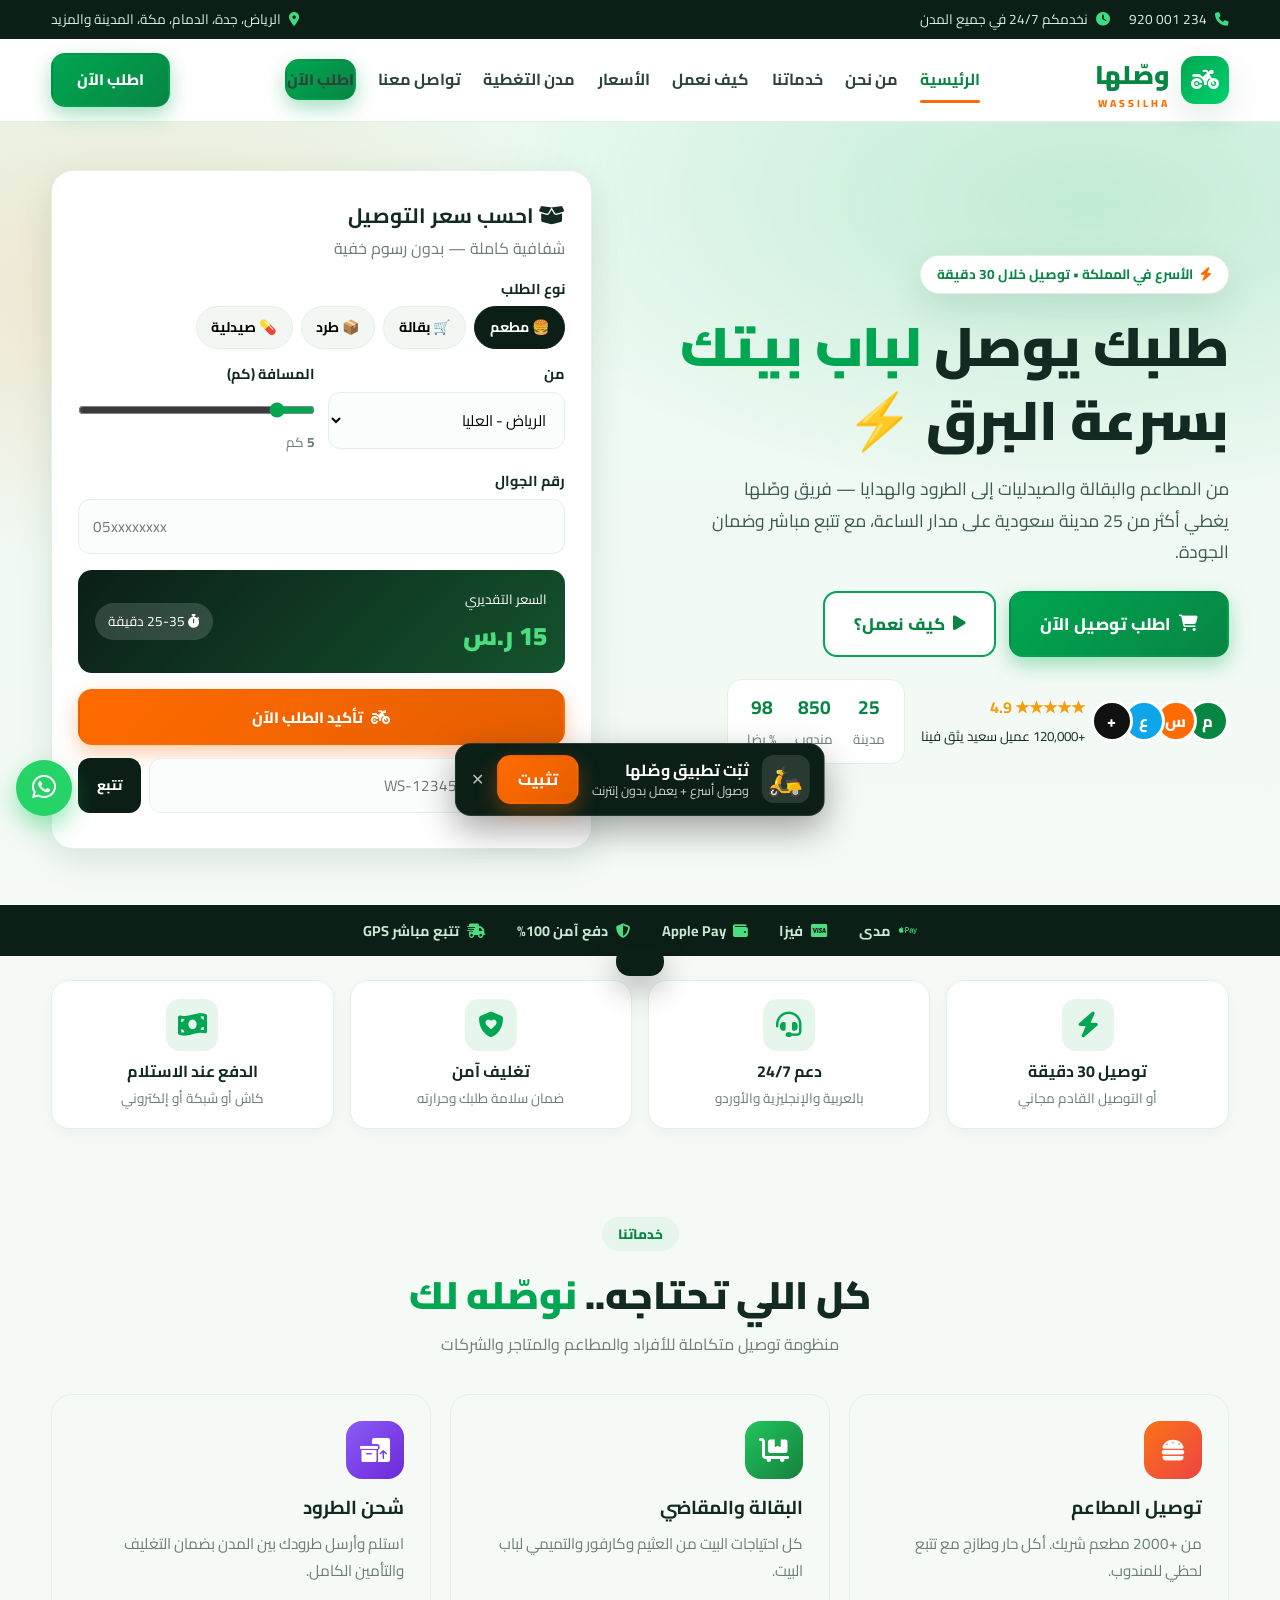
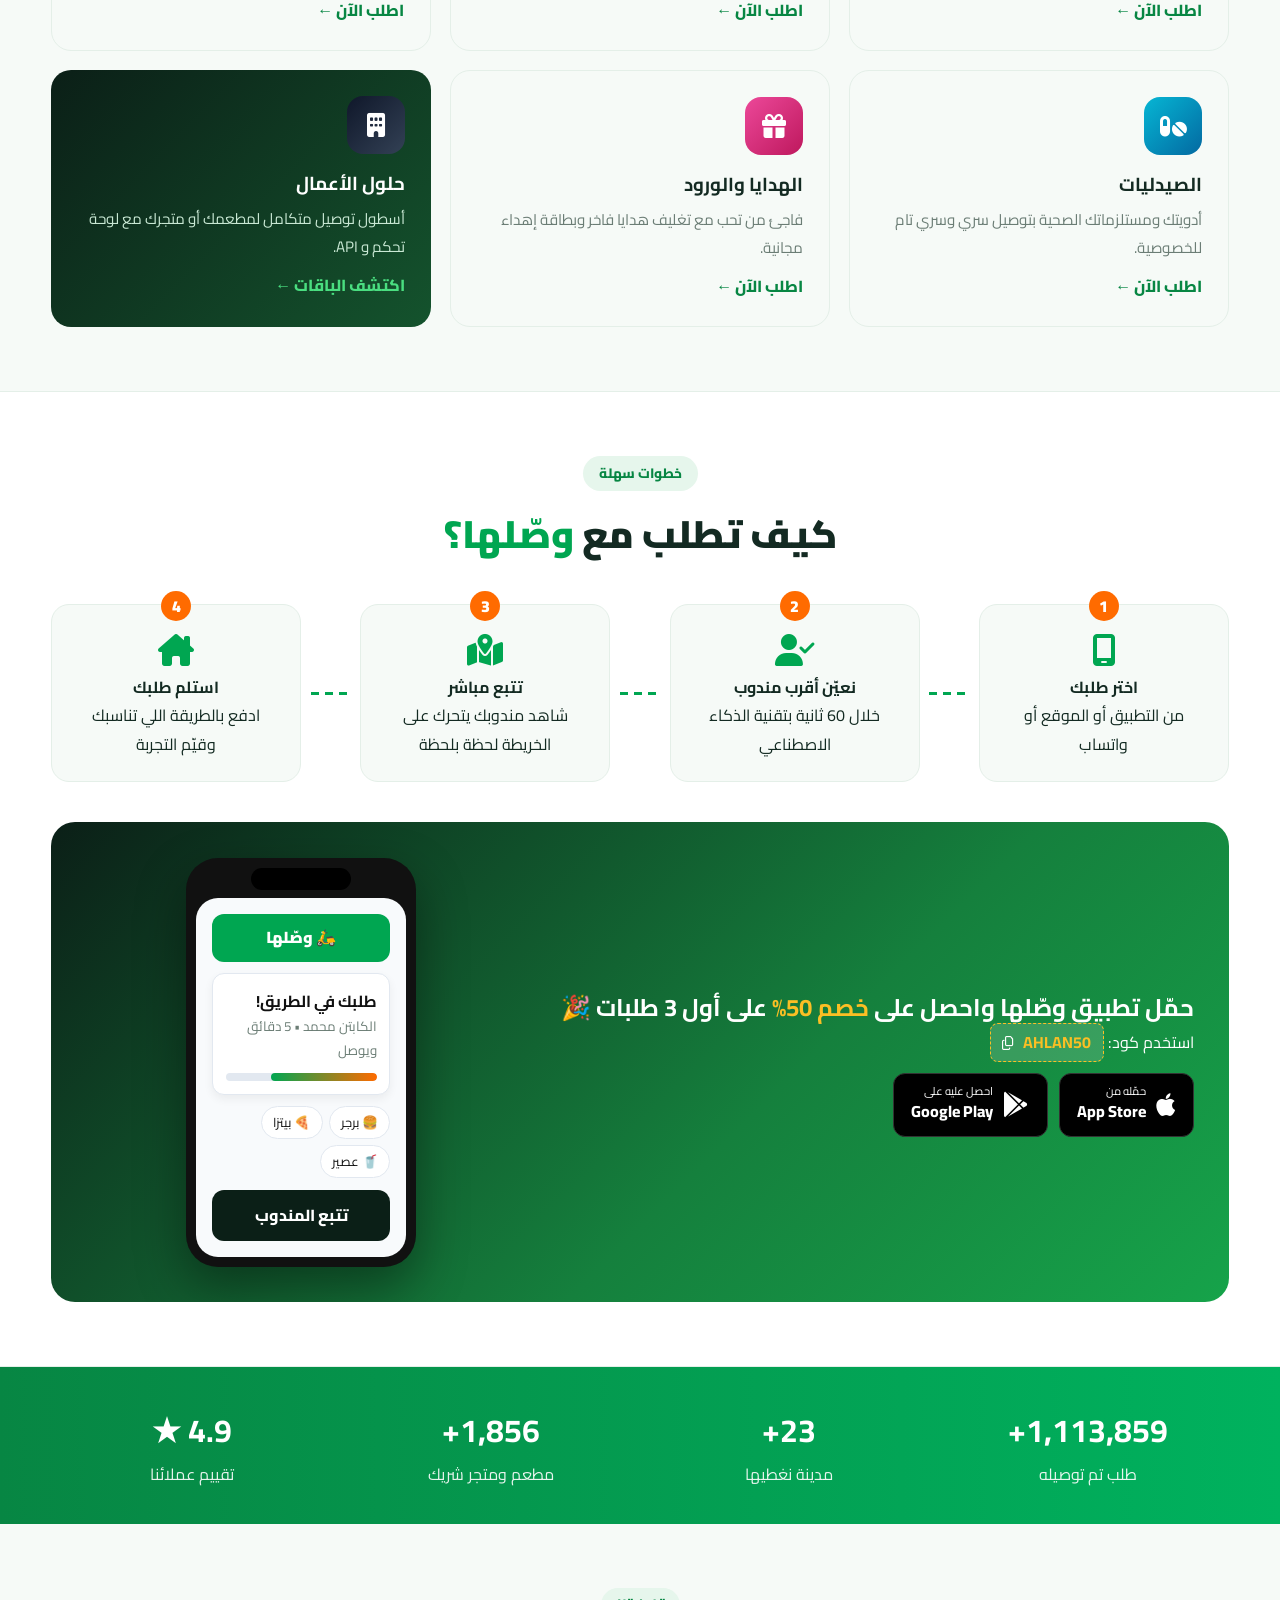
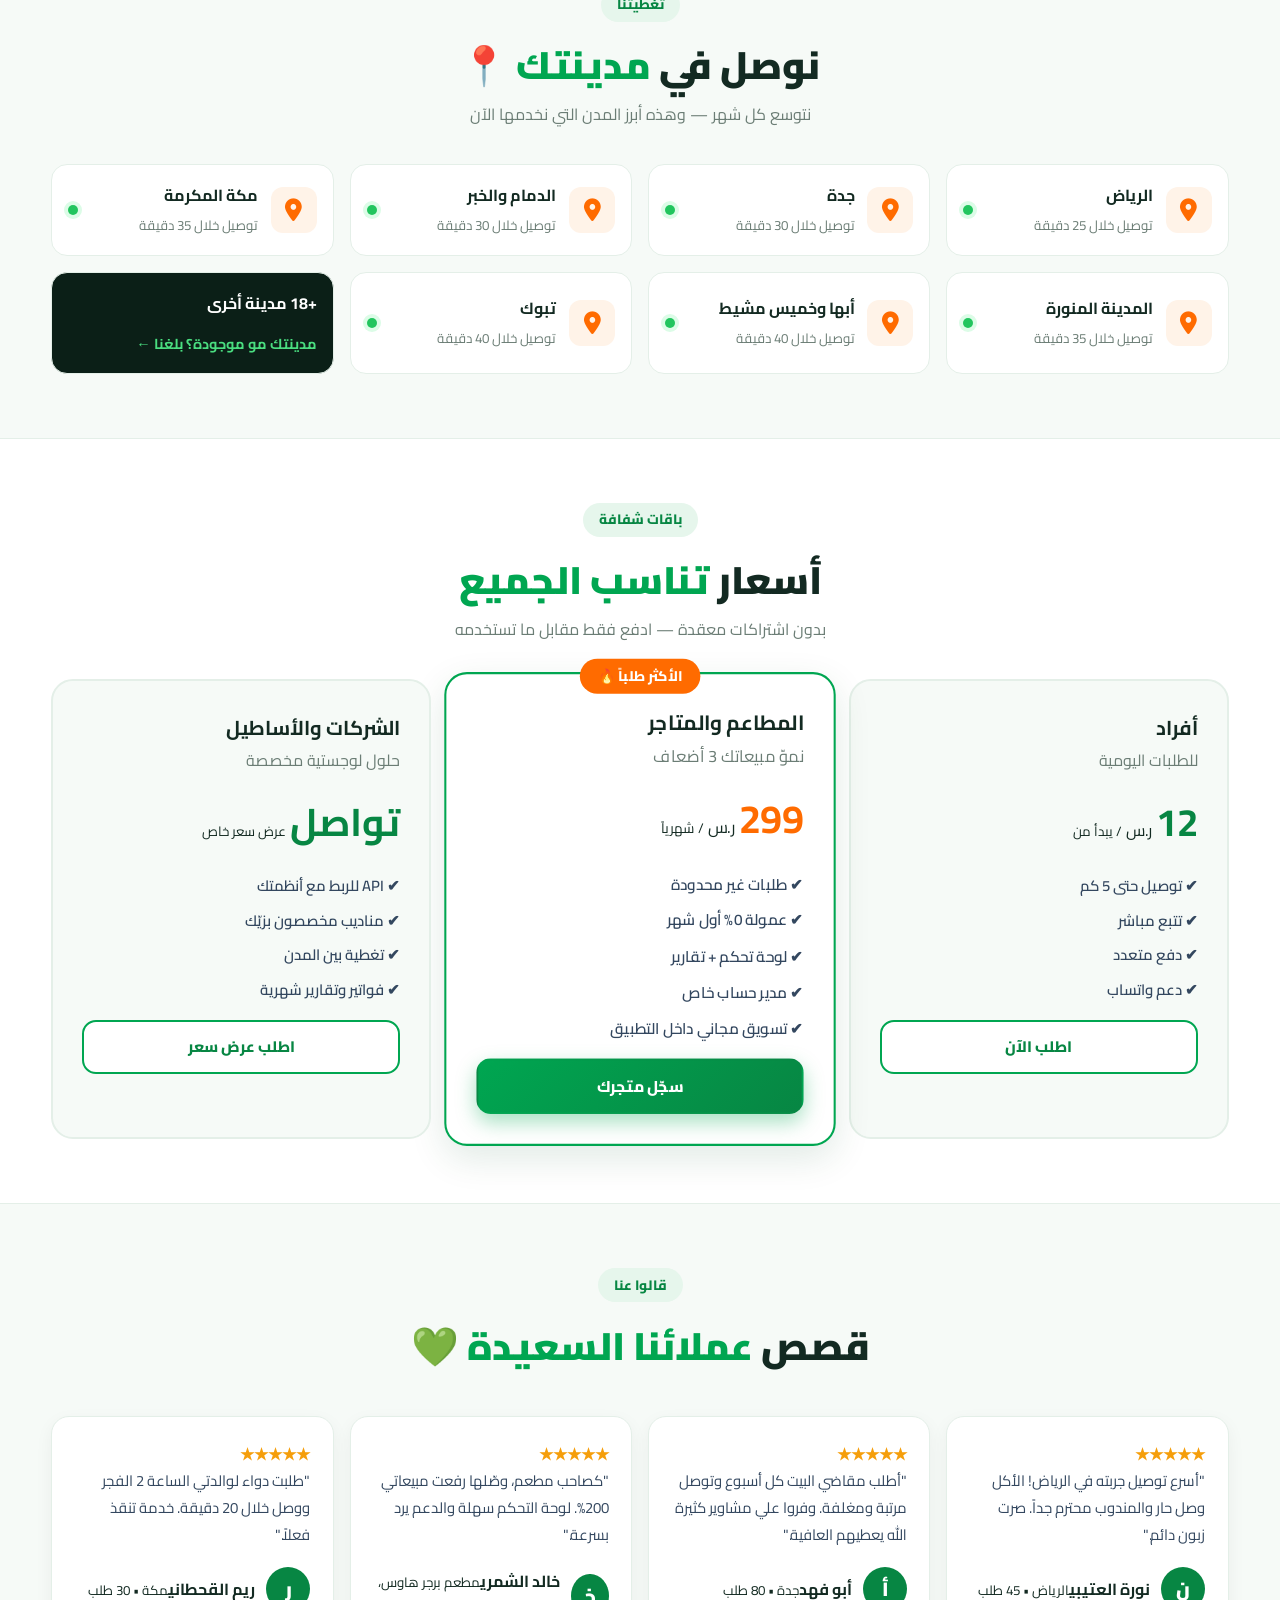
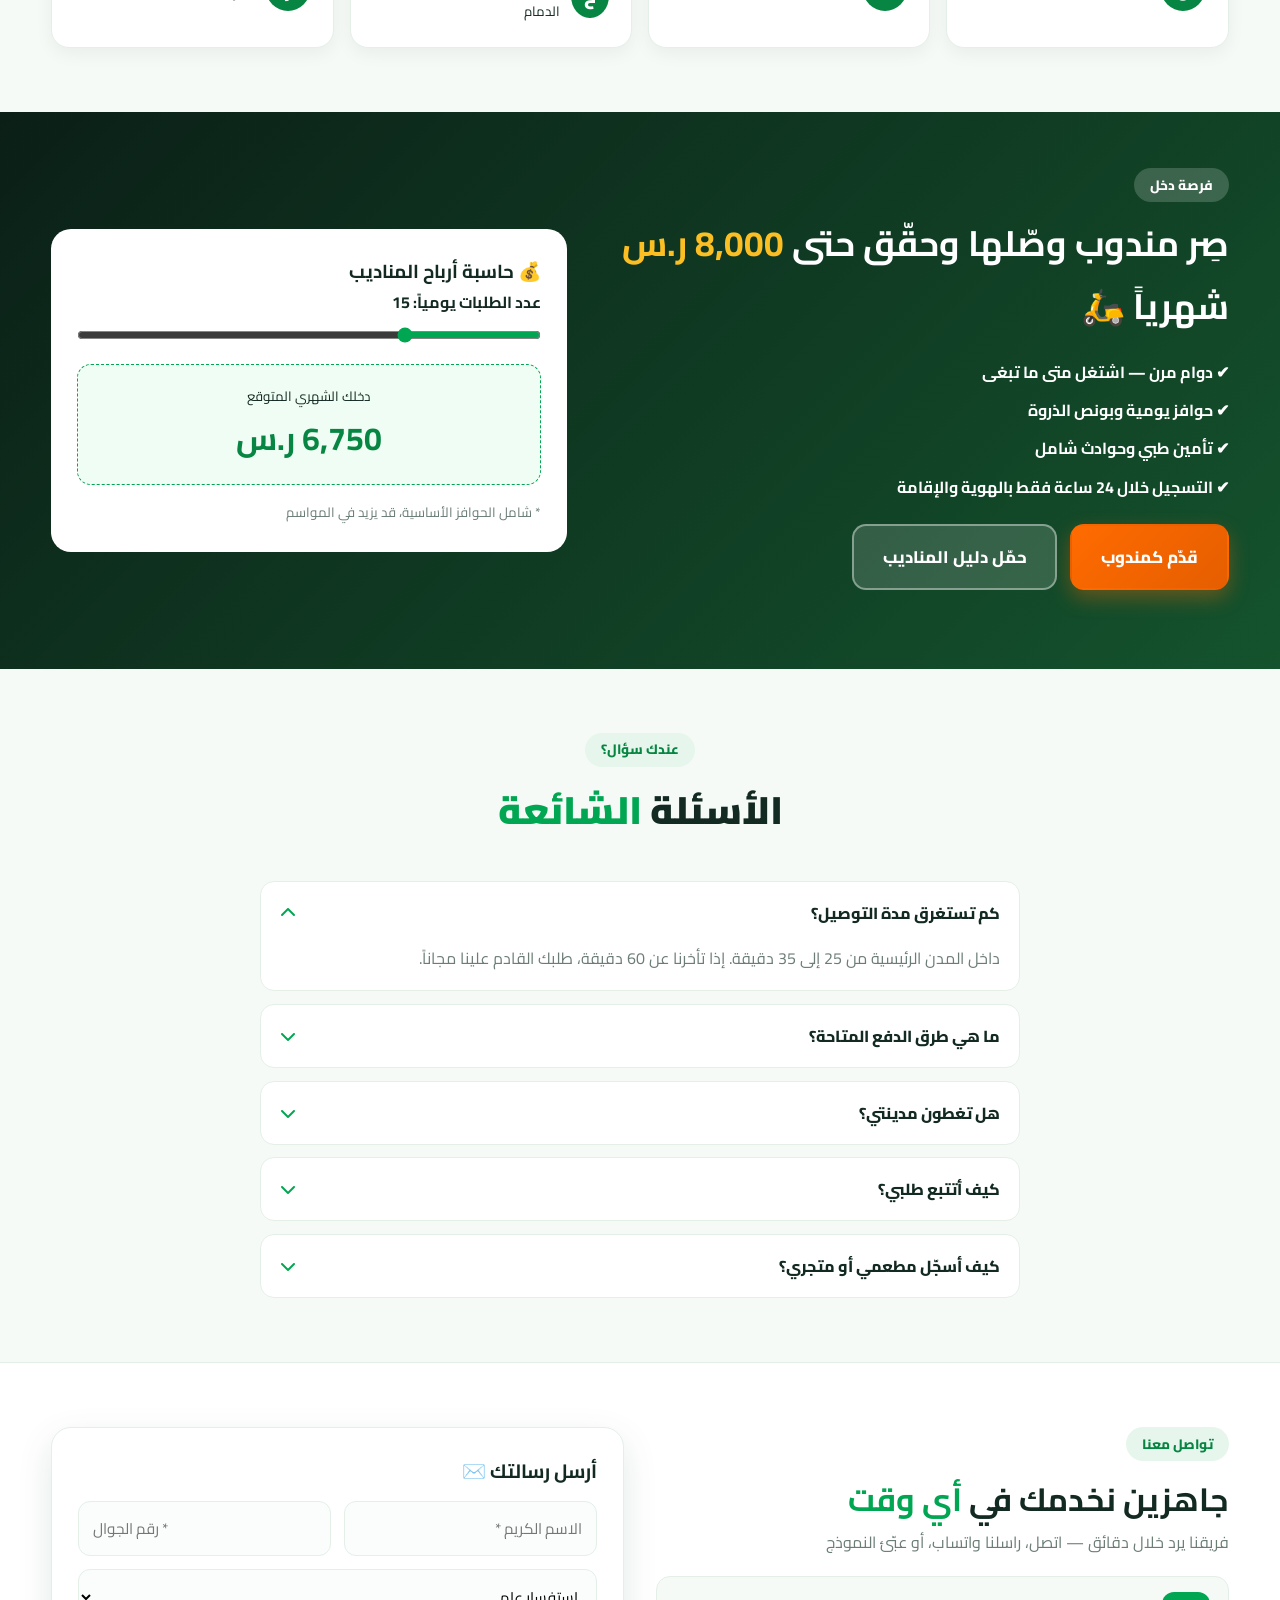
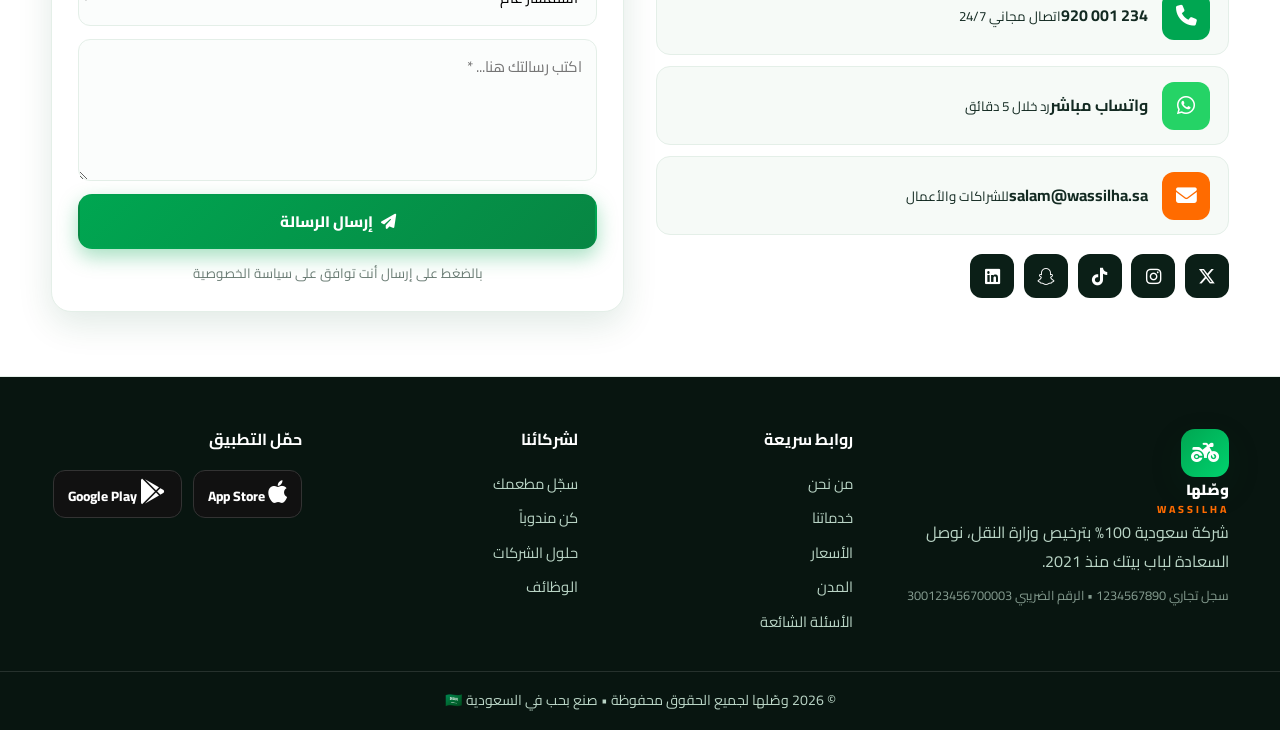
<file: index.html>
<!DOCTYPE html>
<html lang="ar" dir="rtl">
<head>
<meta charset="UTF-8">
<meta name="viewport" content="width=device-width, initial-scale=1.0">
<title>وصّلها | شركة توصيل الطلبات الأولى في السعودية</title>
<meta name="description" content="وصّلها - أسرع شركة توصيل طلبات في المملكة العربية السعودية. توصيل مطاعم، بقالة، طرود، صيدليات خلال دقائق.">
<link rel="preconnect" href="https://fonts.googleapis.com">
<link rel="preconnect" href="https://fonts.gstatic.com" crossorigin>
<link href="https://fonts.googleapis.com/css2?family=Cairo:wght@400;600;700;800;900&family=Tajawal:wght@400;500;700;800&display=swap" rel="stylesheet">
<link rel="stylesheet" href="https://cdnjs.cloudflare.com/ajax/libs/font-awesome/6.5.2/css/all.min.css">
<link rel="stylesheet" href="style.css">
<link rel="manifest" href="manifest.webmanifest">
<meta name="theme-color" content="#078643">
<meta name="mobile-web-app-capable" content="yes">
<meta name="apple-mobile-web-app-capable" content="yes">
<meta name="apple-mobile-web-app-status-bar-style" content="black-translucent">
<meta name="apple-mobile-web-app-title" content="وصّلها">
<link rel="apple-touch-icon" href="icons/apple-touch-icon.png">
<link rel="icon" type="image/png" sizes="192x192" href="icons/icon-192.png">
</head>
<body>

<!-- الشريط العلوي -->
<div class="topbar">
  <div class="container topbar-inner">
    <div class="topbar-right">
      <span><i class="fa-solid fa-phone"></i> <bdi dir="ltr">920 001 234</bdi></span>
      <span class="hide-mobile"><i class="fa-solid fa-clock"></i> نخدمكم 24/7 في جميع المدن</span>
    </div>
    <div class="topbar-left">
      <span><i class="fa-solid fa-location-dot"></i> الرياض، جدة، الدمام، مكة، المدينة والمزيد</span>
    </div>
  </div>
</div>

<!-- الهيدر -->
<header class="header" id="header">
  <div class="container header-inner">
    <a href="#" class="logo">
      <span class="logo-icon"><i class="fa-solid fa-motorcycle"></i></span>
      <span class="logo-text">وصّلها<small>WASSILHA</small></span>
    </a>
    <nav class="nav" id="navMenu">
      <a href="#home" class="active">الرئيسية</a>
      <a href="about.html">من نحن</a>
      <a href="#services">خدماتنا</a>
      <a href="#how">كيف نعمل</a>
      <a href="#pricing">الأسعار</a>
      <a href="#cities">مدن التغطية</a>
      <a href="#contact">تواصل معنا</a>
      <a href="#order" class="btn btn-primary nav-cta">اطلب الآن</a>
    </nav>
    <div class="header-actions">
      <a href="#order" class="btn btn-primary hide-mobile">اطلب الآن</a>
      <button class="menu-btn" id="menuBtn" aria-label="القائمة"><i class="fa-solid fa-bars"></i></button>
    </div>
  </div>
</header>

<!-- الواجهة الرئيسية -->
<section class="hero" id="home">
  <div class="hero-bg"></div>
  <div class="container hero-grid">
    <div class="hero-text">
      <span class="badge"><i class="fa-solid fa-bolt"></i> الأسرع في المملكة • توصيل خلال 30 دقيقة</span>
      <h1>طلبك يوصل <span class="highlight">لباب بيتك</span> بسرعة البرق ⚡</h1>
      <p>من المطاعم والبقالة والصيدليات إلى الطرود والهدايا — فريق وصّلها يغطي أكثر من 25 مدينة سعودية على مدار الساعة، مع تتبع مباشر وضمان الجودة.</p>
      <div class="hero-btns">
        <a href="#order" class="btn btn-primary btn-lg"><i class="fa-solid fa-cart-shopping"></i> اطلب توصيل الآن</a>
        <a href="#how" class="btn btn-outline btn-lg"><i class="fa-solid fa-play"></i> كيف نعمل؟</a>
      </div>
      <div class="hero-trust">
        <div class="avatars">
          <span>م</span><span>س</span><span>ع</span><span>+</span>
        </div>
        <div>
          <div class="stars">★★★★★ <b>4.9</b></div>
          <small>+120,000 عميل سعيد يثق فينا</small>
        </div>
        <div class="hero-mini-stats">
          <div><b data-count="25">0</b><small>مدينة</small></div>
          <div><b data-count="850">0</b><small>مندوب</small></div>
          <div><b data-count="98">0</b><small>% رضا</small></div>
        </div>
      </div>
    </div>
    <div class="hero-card" id="order">
      <div class="order-card">
        <h3><i class="fa-solid fa-box-open"></i> احسب سعر التوصيل</h3>
        <p class="muted">شفافية كاملة — بدون رسوم خفية</p>
        <label>نوع الطلب</label>
        <div class="chips" id="typeChips">
          <button class="chip active" data-price="12">🍔 مطعم</button>
          <button class="chip" data-price="15">🛒 بقالة</button>
          <button class="chip" data-price="18">📦 طرد</button>
          <button class="chip" data-price="14">💊 صيدلية</button>
        </div>
        <div class="form-row">
          <div>
            <label>من</label>
            <select id="fromCity">
              <option>الرياض - العليا</option>
              <option>جدة - الروضة</option>
              <option>الدمام - الشاطئ</option>
              <option>مكة - العزيزية</option>
              <option>المدينة - قباء</option>
            </select>
          </div>
          <div>
            <label>المسافة (كم)</label>
            <input type="range" id="distance" min="1" max="30" value="5">
            <span class="range-val"><b id="distVal">5</b> كم</span>
          </div>
        </div>
        <label>رقم الجوال</label>
        <input type="tel" id="phoneInput" placeholder="05xxxxxxxx" maxlength="10" inputmode="numeric">
        <div class="price-box">
          <div>
            <small>السعر التقديري</small>
            <div class="price"><span id="priceOut">19</span> ر.س</div>
          </div>
          <div class="price-time"><i class="fa-solid fa-stopwatch"></i> <span id="timeOut">25-35</span> دقيقة</div>
        </div>
        <button class="btn btn-accent btn-block" id="orderBtn"><i class="fa-solid fa-motorcycle"></i> تأكيد الطلب الآن</button>
        <div class="track-box">
          <input type="text" id="trackInput" placeholder="رقم التتبع: مثال WS-12345">
          <button id="trackBtn">تتبع</button>
        </div>
        <div id="trackResult" class="track-result"></div>
      </div>
    </div>
  </div>
  <div class="hero-strip">
    <div class="container strip-inner">
      <span><i class="fa-brands fa-apple-pay"></i> مدى</span>
      <span><i class="fa-brands fa-cc-visa"></i> فيزا</span>
      <span><i class="fa-solid fa-wallet"></i> Apple Pay</span>
      <span><i class="fa-solid fa-shield-halved"></i> دفع آمن 100%</span>
      <span><i class="fa-solid fa-truck-fast"></i> تتبع مباشر GPS</span>
    </div>
  </div>
</section>

<!-- مميزات سريعة -->
<section class="features">
  <div class="container grid-4">
    <div class="f-card"><i class="fa-solid fa-bolt"></i><h4>توصيل 30 دقيقة</h4><p>أو التوصيل القادم مجاني</p></div>
    <div class="f-card"><i class="fa-solid fa-headset"></i><h4>دعم 24/7</h4><p>بالعربية والإنجليزية والأوردو</p></div>
    <div class="f-card"><i class="fa-solid fa-shield-heart"></i><h4>تغليف آمن</h4><p>ضمان سلامة طلبك وحرارته</p></div>
    <div class="f-card"><i class="fa-solid fa-money-bill-wave"></i><h4>الدفع عند الاستلام</h4><p>كاش أو شبكة أو إلكتروني</p></div>
  </div>
</section>

<!-- الخدمات -->
<section class="section" id="services">
  <div class="container">
    <div class="sec-head">
      <span class="sec-tag">خدماتنا</span>
      <h2>كل اللي تحتاجه.. <span>نوصّله لك</span></h2>
      <p>منظومة توصيل متكاملة للأفراد والمطاعم والمتاجر والشركات</p>
    </div>
    <div class="grid-3">
      <div class="s-card">
        <div class="s-icon c1"><i class="fa-solid fa-burger"></i></div>
        <h3>توصيل المطاعم</h3>
        <p>من +2000 مطعم شريك. أكل حار وطازج مع تتبع لحظي للمندوب.</p>
        <a href="#order">اطلب الآن ←</a>
      </div>
      <div class="s-card">
        <div class="s-icon c2"><i class="fa-solid fa-cart-flatbed"></i></div>
        <h3>البقالة والمقاضي</h3>
        <p>كل احتياجات البيت من العثيم وكارفور والتميمي لباب البيت.</p>
        <a href="#order">اطلب الآن ←</a>
      </div>
      <div class="s-card">
        <div class="s-icon c3"><i class="fa-solid fa-boxes-packing"></i></div>
        <h3>شحن الطرود</h3>
        <p>استلم وأرسل طرودك بين المدن بضمان التغليف والتأمين الكامل.</p>
        <a href="#order">اطلب الآن ←</a>
      </div>
      <div class="s-card">
        <div class="s-icon c4"><i class="fa-solid fa-pills"></i></div>
        <h3>الصيدليات</h3>
        <p>أدويتك ومستلزماتك الصحية بتوصيل سري وسري تام للخصوصية.</p>
        <a href="#order">اطلب الآن ←</a>
      </div>
      <div class="s-card">
        <div class="s-icon c5"><i class="fa-solid fa-gift"></i></div>
        <h3>الهدايا والورود</h3>
        <p>فاجئ من تحب مع تغليف هدايا فاخر وبطاقة إهداء مجانية.</p>
        <a href="#order">اطلب الآن ←</a>
      </div>
      <div class="s-card highlight-card">
        <div class="s-icon c6"><i class="fa-solid fa-building"></i></div>
        <h3>حلول الأعمال</h3>
        <p>أسطول توصيل متكامل لمطعمك أو متجرك مع لوحة تحكم و API.</p>
        <a href="#pricing">اكتشف الباقات ←</a>
      </div>
    </div>
  </div>
</section>

<!-- كيف نعمل -->
<section class="section alt" id="how">
  <div class="container">
    <div class="sec-head">
      <span class="sec-tag">خطوات سهلة</span>
      <h2>كيف تطلب مع <span>وصّلها؟</span></h2>
    </div>
    <div class="steps">
      <div class="step"><span class="step-num">1</span><i class="fa-solid fa-mobile-screen"></i><h4>اختر طلبك</h4><p>من التطبيق أو الموقع أو واتساب</p></div>
      <div class="step-line"></div>
      <div class="step"><span class="step-num">2</span><i class="fa-solid fa-user-check"></i><h4>نعيّن أقرب مندوب</h4><p>خلال 60 ثانية بتقنية الذكاء الاصطناعي</p></div>
      <div class="step-line"></div>
      <div class="step"><span class="step-num">3</span><i class="fa-solid fa-map-location-dot"></i><h4>تتبع مباشر</h4><p>شاهد مندوبك يتحرك على الخريطة لحظة بلحظة</p></div>
      <div class="step-line"></div>
      <div class="step"><span class="step-num">4</span><i class="fa-solid fa-house-chimney"></i><h4>استلم طلبك</h4><p>ادفع بالطريقة اللي تناسبك وقيّم التجربة</p></div>
    </div>
    <div class="cta-banner">
      <div>
        <h3>حمّل تطبيق وصّلها واحصل على <span>خصم 50%</span> على أول 3 طلبات 🎉</h3>
        <p>استخدم كود: <b class="coupon" id="couponCode">AHLAN50 <button id="copyCoupon" title="نسخ"><i class="fa-regular fa-copy"></i></button></b></p>
        <div class="store-btns">
          <a href="#" class="store"><i class="fa-brands fa-apple"></i><span><small>حمّله من</small>App Store</span></a>
          <a href="#" class="store"><i class="fa-brands fa-google-play"></i><span><small>احصل عليه على</small>Google Play</span></a>
        </div>
      </div>
      <div class="phone-mock">
        <div class="phone">
          <div class="phone-notch"></div>
          <div class="phone-screen">
            <div class="app-header">🛵 وصّلها</div>
            <div class="app-order"><b>طلبك في الطريق!</b><small>الكابتن محمد • 5 دقائق ويوصل</small><div class="progress"><span></span></div></div>
            <div class="app-items"><span>🍔 برجر</span><span>🍕 بيتزا</span><span>🥤 عصير</span></div>
            <div class="app-btn">تتبع المندوب</div>
          </div>
        </div>
      </div>
    </div>
  </div>
</section>

<!-- إحصائيات -->
<section class="stats">
  <div class="container grid-4">
    <div><b><span data-count="1200000">0</span>+</b><p>طلب تم توصيله</p></div>
    <div><b><span data-count="25">0</span>+</b><p>مدينة نغطيها</p></div>
    <div><b><span data-count="2000">0</span>+</b><p>مطعم ومتجر شريك</p></div>
    <div><b>4.9 ★</b><p>تقييم عملائنا</p></div>
  </div>
</section>

<!-- المدن -->
<section class="section" id="cities">
  <div class="container">
    <div class="sec-head">
      <span class="sec-tag">تغطيتنا</span>
      <h2>نوصل في <span>مدينتك</span> 📍</h2>
      <p>نتوسع كل شهر — وهذه أبرز المدن التي نخدمها الآن</p>
    </div>
    <div class="city-grid">
      <div class="city"><i class="fa-solid fa-location-dot"></i><div><h4>الرياض</h4><small>توصيل خلال 25 دقيقة</small></div><span class="online"></span></div>
      <div class="city"><i class="fa-solid fa-location-dot"></i><div><h4>جدة</h4><small>توصيل خلال 30 دقيقة</small></div><span class="online"></span></div>
      <div class="city"><i class="fa-solid fa-location-dot"></i><div><h4>الدمام والخبر</h4><small>توصيل خلال 30 دقيقة</small></div><span class="online"></span></div>
      <div class="city"><i class="fa-solid fa-location-dot"></i><div><h4>مكة المكرمة</h4><small>توصيل خلال 35 دقيقة</small></div><span class="online"></span></div>
      <div class="city"><i class="fa-solid fa-location-dot"></i><div><h4>المدينة المنورة</h4><small>توصيل خلال 35 دقيقة</small></div><span class="online"></span></div>
      <div class="city"><i class="fa-solid fa-location-dot"></i><div><h4>أبها وخميس مشيط</h4><small>توصيل خلال 40 دقيقة</small></div><span class="online"></span></div>
      <div class="city"><i class="fa-solid fa-location-dot"></i><div><h4>تبوك</h4><small>توصيل خلال 40 دقيقة</small></div><span class="online"></span></div>
      <div class="city more"><h4>+18 مدينة أخرى</h4><a href="#contact">مدينتك مو موجودة؟ بلغنا ←</a></div>
    </div>
  </div>
</section>

<!-- الأسعار -->
<section class="section alt" id="pricing">
  <div class="container">
    <div class="sec-head">
      <span class="sec-tag">باقات شفافة</span>
      <h2>أسعار <span>تناسب الجميع</span></h2>
      <p>بدون اشتراكات معقدة — ادفع فقط مقابل ما تستخدمه</p>
    </div>
    <div class="grid-3">
      <div class="p-card">
        <h3>أفراد</h3>
        <p class="muted">للطلبات اليومية</p>
        <div class="p-price"><b>12</b> ر.س <small>/ يبدأ من</small></div>
        <ul><li>✔ توصيل حتى 5 كم</li><li>✔ تتبع مباشر</li><li>✔ دفع متعدد</li><li>✔ دعم واتساب</li></ul>
        <a href="#order" class="btn btn-outline btn-block">اطلب الآن</a>
      </div>
      <div class="p-card popular">
        <span class="pop-badge">الأكثر طلباً 🔥</span>
        <h3>المطاعم والمتاجر</h3>
        <p class="muted">نموّ مبيعاتك 3 أضعاف</p>
        <div class="p-price"><b>299</b> ر.س <small>/ شهرياً</small></div>
        <ul><li>✔ طلبات غير محدودة</li><li>✔ عمولة 0% أول شهر</li><li>✔ لوحة تحكم + تقارير</li><li>✔ مدير حساب خاص</li><li>✔ تسويق مجاني داخل التطبيق</li></ul>
        <a href="#contact" class="btn btn-primary btn-block">سجّل متجرك</a>
      </div>
      <div class="p-card">
        <h3>الشركات والأساطيل</h3>
        <p class="muted">حلول لوجستية مخصصة</p>
        <div class="p-price"><b>تواصل</b> <small>عرض سعر خاص</small></div>
        <ul><li>✔ API للربط مع أنظمتك</li><li>✔ مناديب مخصصون بزيّك</li><li>✔ تغطية بين المدن</li><li>✔ فواتير وتقارير شهرية</li></ul>
        <a href="#contact" class="btn btn-outline btn-block">اطلب عرض سعر</a>
      </div>
    </div>
  </div>
</section>

<!-- آراء العملاء -->
<section class="section" id="reviews">
  <div class="container">
    <div class="sec-head">
      <span class="sec-tag">قالوا عنا</span>
      <h2>قصص <span>عملائنا السعيدة</span> 💚</h2>
    </div>
    <div class="slider-wrap">
      <div class="slider" id="slider">
        <div class="t-card"><div class="stars">★★★★★</div><p>"أسرع توصيل جربته في الرياض! الأكل وصل حار والمندوب محترم جداً. صرت زبون دائم."</p><div class="t-user"><span class="t-av">ن</span><div><b>نورة العتيبي</b><small>الرياض • 45 طلب</small></div></div></div>
        <div class="t-card"><div class="stars">★★★★★</div><p>"أطلب مقاضي البيت كل أسبوع وتوصل مرتبة ومغلفة. وفروا علي مشاوير كثيرة الله يعطيهم العافية."</p><div class="t-user"><span class="t-av">أ</span><div><b>أبو فهد</b><small>جدة • 80 طلب</small></div></div></div>
        <div class="t-card"><div class="stars">★★★★★</div><p>"كصاحب مطعم، وصّلها رفعت مبيعاتي 200%. لوحة التحكم سهلة والدعم يرد بسرعة."</p><div class="t-user"><span class="t-av">خ</span><div><b>خالد الشمري</b><small>مطعم برجر هاوس، الدمام</small></div></div></div>
        <div class="t-card"><div class="stars">★★★★★</div><p>"طلبت دواء لوالدتي الساعة 2 الفجر ووصل خلال 20 دقيقة. خدمة تنقذ فعلاً."</p><div class="t-user"><span class="t-av">ر</span><div><b>ريم القحطاني</b><small>مكة • 30 طلب</small></div></div></div>
      </div>
      <div class="slider-dots" id="sliderDots"></div>
    </div>
  </div>
</section>

<!-- انضم كمندوب -->
<section class="driver">
  <div class="container driver-grid">
    <div>
      <span class="sec-tag light">فرصة دخل</span>
      <h2>صِر مندوب وصّلها وحقّق حتى <span>8,000 ر.س</span> شهرياً 🛵</h2>
      <ul class="check-list">
        <li>✔ دوام مرن — اشتغل متى ما تبغى</li>
        <li>✔ حوافز يومية وبونص الذروة</li>
        <li>✔ تأمين طبي وحوادث شامل</li>
        <li>✔ التسجيل خلال 24 ساعة فقط بالهوية والإقامة</li>
      </ul>
      <div class="hero-btns">
        <a href="#contact" class="btn btn-accent btn-lg">قدّم كمندوب</a>
        <a href="#" class="btn btn-ghost btn-lg">حمّل دليل المناديب</a>
      </div>
    </div>
    <div class="driver-card">
      <h3>💰 حاسبة أرباح المناديب</h3>
      <label>عدد الطلبات يومياً: <b id="ordersVal">15</b></label>
      <input type="range" id="ordersRange" min="5" max="40" value="15">
      <div class="earn-box"><small>دخلك الشهري المتوقع</small><b><span id="earnOut">6,750</span> ر.س</b></div>
      <small class="muted">* شامل الحوافز الأساسية، قد يزيد في المواسم</small>
    </div>
  </div>
</section>

<!-- الأسئلة -->
<section class="section" id="faq">
  <div class="container narrow">
    <div class="sec-head">
      <span class="sec-tag">عندك سؤال؟</span>
      <h2>الأسئلة <span>الشائعة</span></h2>
    </div>
    <div class="faq">
      <div class="faq-item open"><button>كم تستغرق مدة التوصيل؟ <i class="fa-solid fa-chevron-down"></i></button><div class="faq-body"><p>داخل المدن الرئيسية من 25 إلى 35 دقيقة. إذا تأخرنا عن 60 دقيقة، طلبك القادم علينا مجاناً.</p></div></div>
      <div class="faq-item"><button>ما هي طرق الدفع المتاحة؟ <i class="fa-solid fa-chevron-down"></i></button><div class="faq-body"><p>مدى، فيزا، ماستركارد، Apple Pay، STC Pay، والدفع نقداً عند الاستلام.</p></div></div>
      <div class="faq-item"><button>هل تغطون مدينتي؟ <i class="fa-solid fa-chevron-down"></i></button><div class="faq-body"><p>نغطي 25+ مدينة ونضيف مدناً جديدة شهرياً. تواصل معنا وسنبلغك فور توفر الخدمة لديك.</p></div></div>
      <div class="faq-item"><button>كيف أتتبع طلبي؟ <i class="fa-solid fa-chevron-down"></i></button><div class="faq-body"><p>ستصلك رسالة برقم التتبع، أدخله أعلى الصفحة أو في التطبيق لمشاهدة موقع المندوب مباشرة.</p></div></div>
      <div class="faq-item"><button>كيف أسجّل مطعمي أو متجري؟ <i class="fa-solid fa-chevron-down"></i></button><div class="faq-body"><p>عبّئ نموذج التواصل بالأسفل أو واتساب على 920001234، وسنتواصل معك خلال ساعات العمل لتفعيل حسابك مجاناً.</p></div></div>
    </div>
  </div>
</section>

<!-- تواصل -->
<section class="section alt" id="contact">
  <div class="container contact-grid">
    <div>
      <span class="sec-tag">تواصل معنا</span>
      <h2>جاهزين نخدمك في <span>أي وقت</span></h2>
      <p class="muted">فريقنا يرد خلال دقائق — اتصل، راسلنا واتساب، أو عبّئ النموذج</p>
      <div class="contact-cards">
        <a href="tel:920001234" class="c-card"><i class="fa-solid fa-phone"></i><div><b dir="ltr">920 001 234</b><small>اتصال مجاني 24/7</small></div></a>
        <a href="#" class="c-card"><i class="fa-brands fa-whatsapp"></i><div><b>واتساب مباشر</b><small>رد خلال 5 دقائق</small></div></a>
        <a href="mailto:salam@wassilha.sa" class="c-card"><i class="fa-solid fa-envelope"></i><div><b>salam@wassilha.sa</b><small>للشراكات والأعمال</small></div></a>
      </div>
      <div class="socials">
        <a href="#" aria-label="تويتر"><i class="fa-brands fa-x-twitter"></i></a>
        <a href="#" aria-label="انستقرام"><i class="fa-brands fa-instagram"></i></a>
        <a href="#" aria-label="تيك توك"><i class="fa-brands fa-tiktok"></i></a>
        <a href="#" aria-label="سناب"><i class="fa-brands fa-snapchat"></i></a>
        <a href="#" aria-label="لينكدإن"><i class="fa-brands fa-linkedin"></i></a>
      </div>
    </div>
    <form class="contact-form" id="contactForm">
      <h3>أرسل رسالتك ✉️</h3>
      <div class="form-row">
        <input type="text" id="cName" placeholder="الاسم الكريم *" required>
        <input type="tel" id="cPhone" placeholder="رقم الجوال *" required>
      </div>
      <select id="cType"><option>استفسار عام</option><option>تسجيل مطعم / متجر</option><option>التقديم كمندوب</option><option>شكوى أو اقتراح</option><option>شراكات الشركات</option></select>
      <textarea id="cMsg" rows="4" placeholder="اكتب رسالتك هنا... *" required></textarea>
      <button class="btn btn-primary btn-block" type="submit"><i class="fa-solid fa-paper-plane"></i> إرسال الرسالة</button>
      <small class="muted center">بالضغط على إرسال أنت توافق على سياسة الخصوصية</small>
    </form>
  </div>
</section>

<!-- فوتر -->
<footer class="footer">
  <div class="container footer-grid">
    <div>
      <a href="#" class="logo light"><span class="logo-icon"><i class="fa-solid fa-motorcycle"></i></span><span class="logo-text">وصّلها<small>WASSILHA</small></span></a>
      <p>شركة سعودية 100% بترخيص وزارة النقل، نوصل السعادة لباب بيتك منذ 2021.</p>
      <p class="cr">سجل تجاري 1234567890 • الرقم الضريبي 300123456700003</p>
    </div>
    <div><h4>روابط سريعة</h4><a href="about.html">من نحن</a><a href="#services">خدماتنا</a><a href="#pricing">الأسعار</a><a href="#cities">المدن</a><a href="#faq">الأسئلة الشائعة</a></div>
    <div><h4>لشركائنا</h4><a href="#">سجّل مطعمك</a><a href="#">كن مندوباً</a><a href="#">حلول الشركات</a><a href="#">الوظائف</a></div>
    <div><h4>حمّل التطبيق</h4><div class="store-btns small"><a href="#" class="store dark"><i class="fa-brands fa-apple"></i> App Store</a><a href="#" class="store dark"><i class="fa-brands fa-google-play"></i> Google Play</a></div></div>
  </div>
  <div class="footer-bottom"><div class="container">© 2026 وصّلها لجميع الحقوق محفوظة • صنع بحب في السعودية 🇸🇦</div></div>
</footer>

<!-- أزرار عائمة -->
<a href="#" class="float-wa" aria-label="واتساب"><i class="fa-brands fa-whatsapp"></i></a>
<button class="to-top" id="toTop" aria-label="للأعلى"><i class="fa-solid fa-arrow-up"></i></button>
<div class="toast" id="toast"></div>
<!-- بانر تثبيت التطبيق -->
<div class="install-banner" id="installBanner" hidden>
  <span class="install-icon">🛵</span>
  <div><b>ثبّت تطبيق وصّلها</b><small>وصول أسرع + يعمل بدون إنترنت</small></div>
  <button class="btn btn-accent" id="installBtn">تثبيت</button>
  <button class="install-x" id="dismissInstall" aria-label="إغلاق">✕</button>
</div>
<nav class="mobile-bar">
  <a href="#home" class="active"><i class="fa-solid fa-house"></i><small>الرئيسية</small></a>
  <a href="#order"><i class="fa-solid fa-cart-shopping"></i><small>اطلب</small></a>
  <a href="#pricing"><i class="fa-solid fa-tags"></i><small>الأسعار</small></a>
  <a href="#contact"><i class="fa-solid fa-headset"></i><small>تواصل</small></a>
</nav>

<script src="script.js"></script>
<script src="pwa.js"></script>
</body>
</html>
</file>
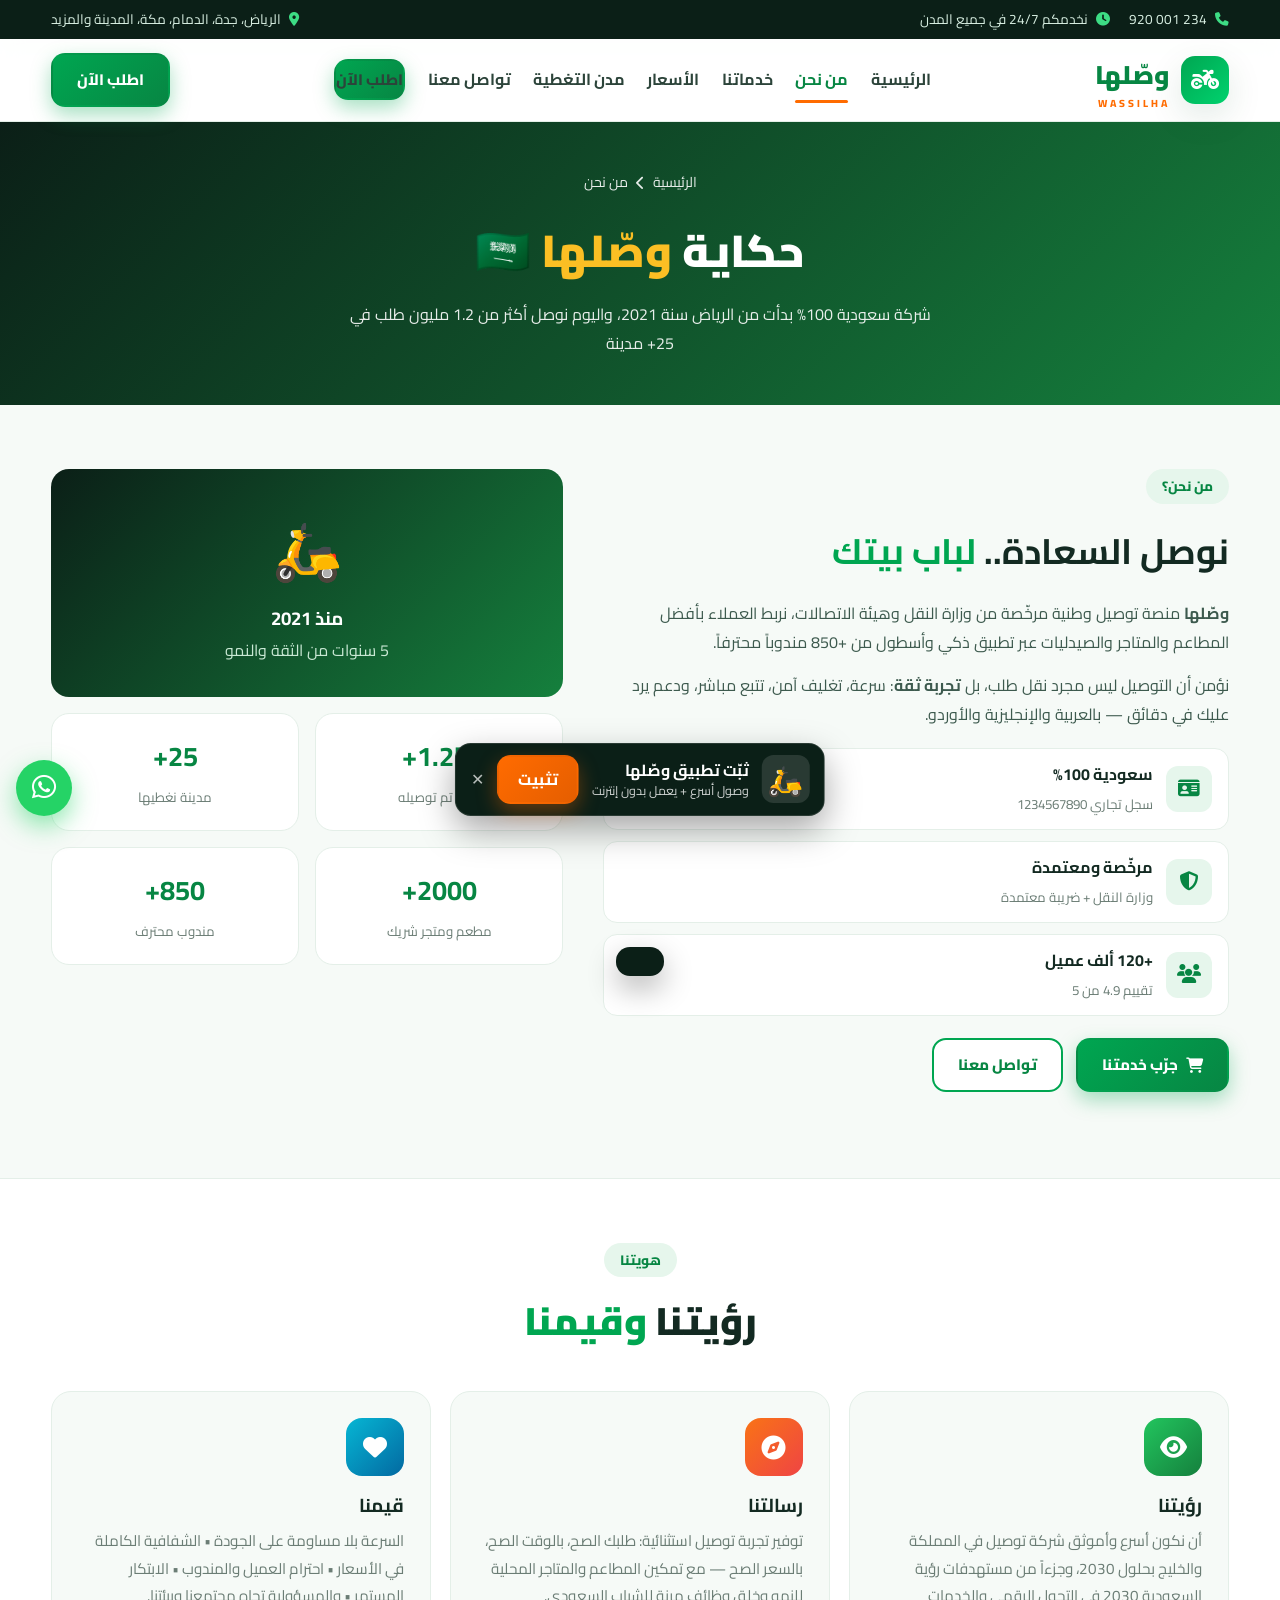
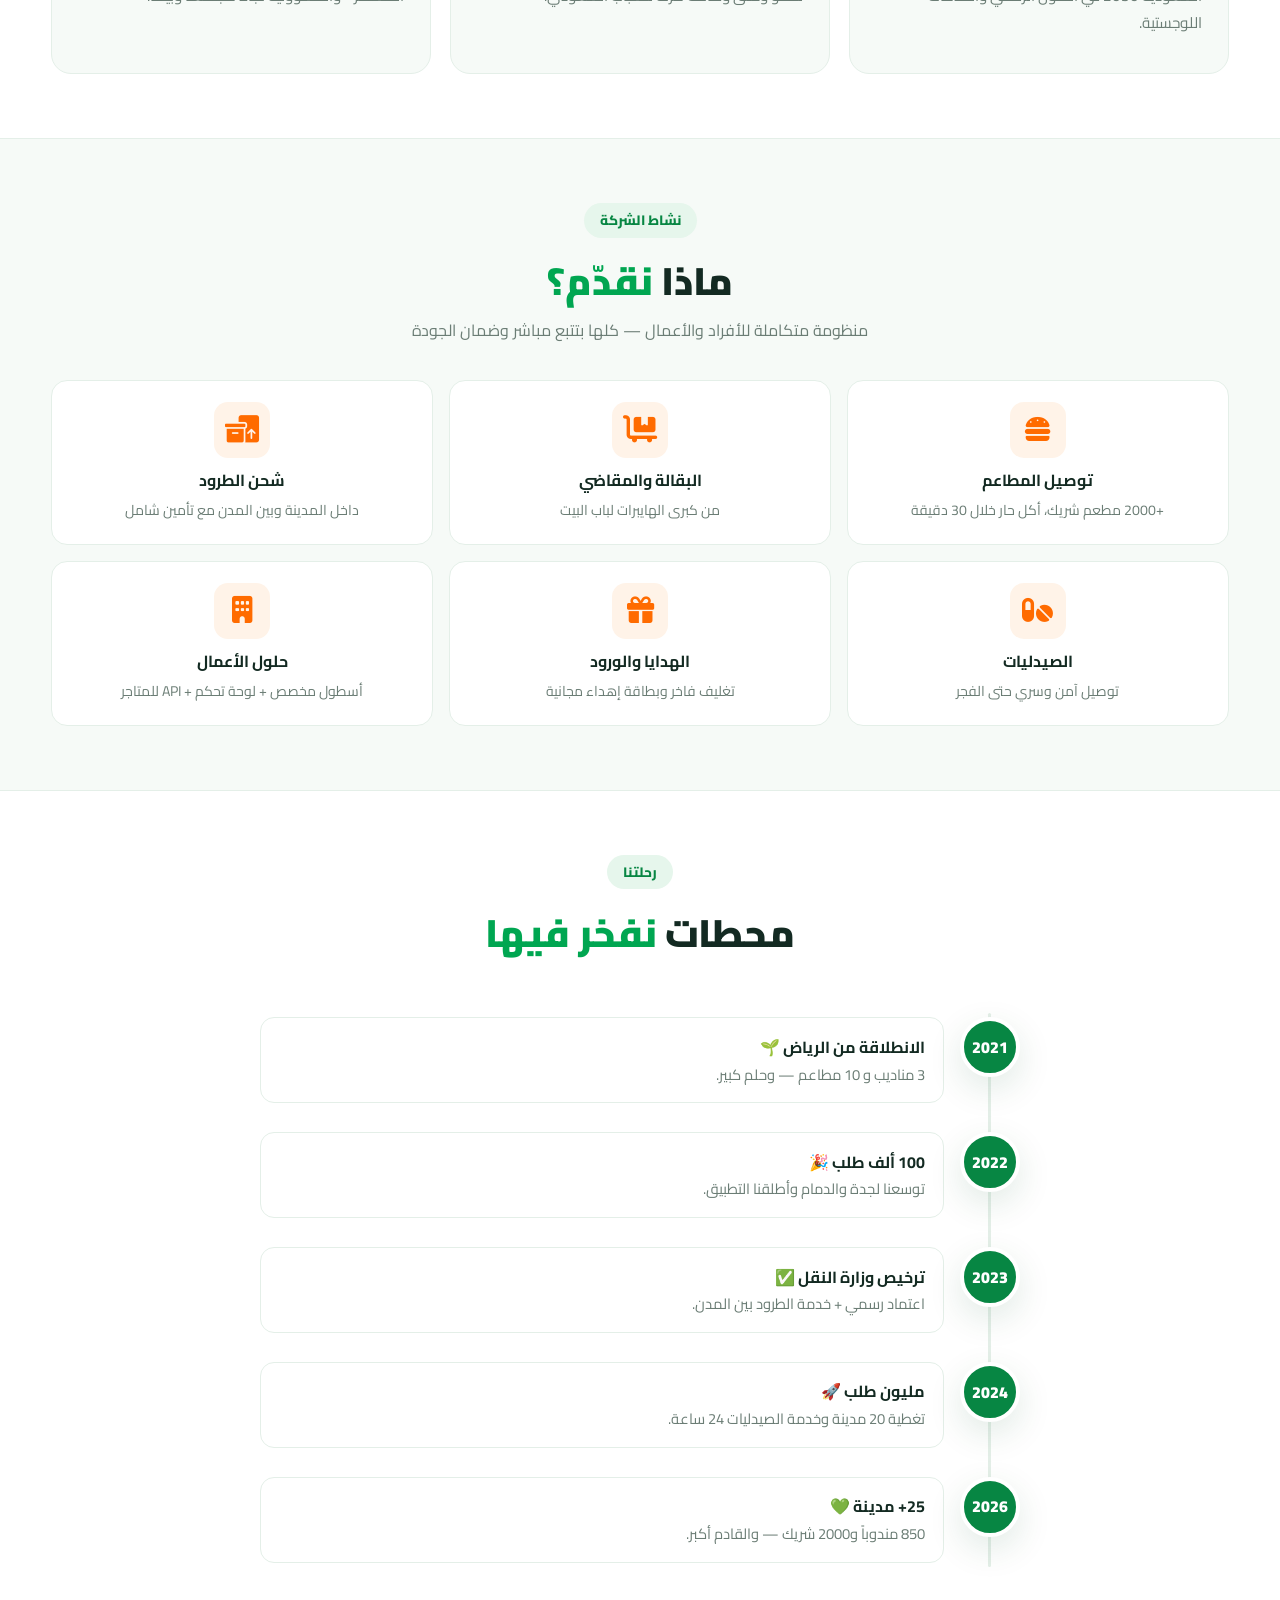
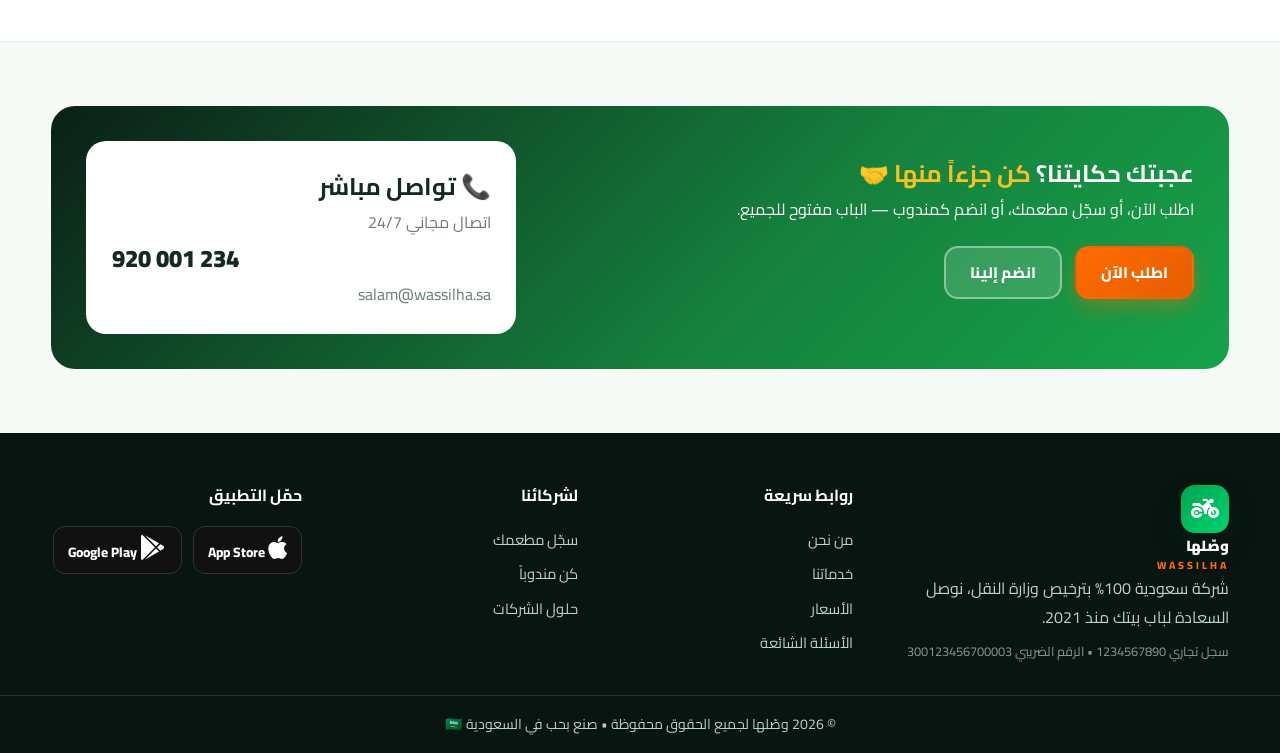
<file: about.html>
<!DOCTYPE html>
<html lang="ar" dir="rtl">
<head>
<meta charset="UTF-8">
<meta name="viewport" content="width=device-width, initial-scale=1.0">
<title>من نحن | وصّلها للتوصيل في السعودية</title>
<meta name="description" content="تعرف على شركة وصّلها - شركة توصيل سعودية 100%. قصتنا، رؤيتنا، قيمنا، ونشاطنا في توصيل المطاعم والبقالة والطرود والصيدليات.">
<link rel="preconnect" href="https://fonts.googleapis.com">
<link rel="preconnect" href="https://fonts.gstatic.com" crossorigin>
<link href="https://fonts.googleapis.com/css2?family=Cairo:wght@400;600;700;800;900&family=Tajawal:wght@400;500;700;800&display=swap" rel="stylesheet">
<link rel="stylesheet" href="https://cdnjs.cloudflare.com/ajax/libs/font-awesome/6.5.2/css/all.min.css">
<link rel="stylesheet" href="style.css">
<link rel="manifest" href="manifest.webmanifest">
<meta name="theme-color" content="#078643">
<meta name="mobile-web-app-capable" content="yes">
<meta name="apple-mobile-web-app-capable" content="yes">
<meta name="apple-mobile-web-app-status-bar-style" content="black-translucent">
<meta name="apple-mobile-web-app-title" content="وصّلها">
<link rel="apple-touch-icon" href="icons/apple-touch-icon.png">
<link rel="icon" type="image/png" sizes="192x192" href="icons/icon-192.png">
</head>
<body>

<div class="topbar">
  <div class="container topbar-inner">
    <div class="topbar-right">
      <span><i class="fa-solid fa-phone"></i> <bdi dir="ltr">920 001 234</bdi></span>
      <span class="hide-mobile"><i class="fa-solid fa-clock"></i> نخدمكم 24/7 في جميع المدن</span>
    </div>
    <div class="topbar-left">
      <span><i class="fa-solid fa-location-dot"></i> الرياض، جدة، الدمام، مكة، المدينة والمزيد</span>
    </div>
  </div>
</div>

<header class="header" id="header">
  <div class="container header-inner">
    <a href="index.html" class="logo">
      <span class="logo-icon"><i class="fa-solid fa-motorcycle"></i></span>
      <span class="logo-text">وصّلها<small>WASSILHA</small></span>
    </a>
    <nav class="nav" id="navMenu">
      <a href="index.html">الرئيسية</a>
      <a href="about.html" class="active">من نحن</a>
      <a href="index.html#services">خدماتنا</a>
      <a href="index.html#pricing">الأسعار</a>
      <a href="index.html#cities">مدن التغطية</a>
      <a href="index.html#contact">تواصل معنا</a>
      <a href="index.html#order" class="btn btn-primary nav-cta">اطلب الآن</a>
    </nav>
    <div class="header-actions">
      <a href="index.html#order" class="btn btn-primary hide-mobile">اطلب الآن</a>
      <button class="menu-btn" id="menuBtn" aria-label="القائمة"><i class="fa-solid fa-bars"></i></button>
    </div>
  </div>
</header>

<!-- ترويسة الصفحة -->
<section class="page-hero">
  <div class="container">
    <div class="breadcrumb"><a href="index.html">الرئيسية</a> <i class="fa-solid fa-chevron-left"></i> <span>من نحن</span></div>
    <h1>حكاية <span>وصّلها</span> 🇸🇦</h1>
    <p>شركة سعودية 100% بدأت من الرياض سنة 2021، واليوم نوصل أكثر من 1.2 مليون طلب في 25+ مدينة</p>
  </div>
</section>

<!-- تعريف -->
<section class="section">
  <div class="container about-grid">
    <div class="about-text">
      <span class="sec-tag">من نحن؟</span>
      <h2>نوصل السعادة.. <span>لباب بيتك</span></h2>
      <p><b>وصّلها</b> منصة توصيل وطنية مرخّصة من وزارة النقل وهيئة الاتصالات، نربط العملاء بأفضل المطاعم والمتاجر والصيدليات عبر تطبيق ذكي وأسطول من +850 مندوباً محترفاً.</p>
      <p>نؤمن أن التوصيل ليس مجرد نقل طلب، بل <b>تجربة ثقة</b>: سرعة، تغليف آمن، تتبع مباشر، ودعم يرد عليك في دقائق — بالعربية والإنجليزية والأوردو.</p>
      <div class="about-points">
        <div><i class="fa-solid fa-id-card"></i><div><b>سعودية 100%</b><small>سجل تجاري 1234567890</small></div></div>
        <div><i class="fa-solid fa-shield-halved"></i><div><b>مرخّصة ومعتمدة</b><small>وزارة النقل + ضريبة معتمدة</small></div></div>
        <div><i class="fa-solid fa-users"></i><div><b>+120 ألف عميل</b><small>تقييم 4.9 من 5</small></div></div>
      </div>
      <div class="hero-btns">
        <a href="index.html#order" class="btn btn-primary"><i class="fa-solid fa-cart-shopping"></i> جرّب خدمتنا</a>
        <a href="index.html#contact" class="btn btn-outline">تواصل معنا</a>
      </div>
    </div>
    <div class="about-visual">
      <div class="about-card main">
        <span class="big-emoji">🛵</span>
        <h3>منذ 2021</h3>
        <p>5 سنوات من الثقة والنمو</p>
      </div>
      <div class="about-card"><b>1.2M+</b><small>طلب تم توصيله</small></div>
      <div class="about-card"><b>25+</b><small>مدينة نغطيها</small></div>
      <div class="about-card"><b>2000+</b><small>مطعم ومتجر شريك</small></div>
      <div class="about-card"><b>850+</b><small>مندوب محترف</small></div>
    </div>
  </div>
</section>

<!-- الرؤية والرسالة -->
<section class="section alt">
  <div class="container">
    <div class="sec-head">
      <span class="sec-tag">هويتنا</span>
      <h2>رؤيتنا <span>وقيمنا</span></h2>
    </div>
    <div class="grid-3">
      <div class="s-card"><div class="s-icon c2"><i class="fa-solid fa-eye"></i></div><h3>رؤيتنا</h3><p>أن نكون أسرع وأموثق شركة توصيل في المملكة والخليج بحلول 2030، وجزءاً من مستهدفات رؤية السعودية 2030 في التحول الرقمي والخدمات اللوجستية.</p></div>
      <div class="s-card"><div class="s-icon c1"><i class="fa-solid fa-compass"></i></div><h3>رسالتنا</h3><p>توفير تجربة توصيل استثنائية: طلبك الصح، بالوقت الصح، بالسعر الصح — مع تمكين المطاعم والمتاجر المحلية للنمو وخلق وظائف مرنة للشباب السعودي.</p></div>
      <div class="s-card"><div class="s-icon c4"><i class="fa-solid fa-heart"></i></div><h3>قيمنا</h3><p>السرعة بلا مساومة على الجودة • الشفافية الكاملة في الأسعار • احترام العميل والمندوب • الابتكار المستمر • والمسؤولية تجاه مجتمعنا وبيئتنا.</p></div>
    </div>
  </div>
</section>

<!-- نشاط الشركة -->
<section class="section">
  <div class="container">
    <div class="sec-head">
      <span class="sec-tag">نشاط الشركة</span>
      <h2>ماذا <span>نقدّم؟</span></h2>
      <p>منظومة متكاملة للأفراد والأعمال — كلها بتتبع مباشر وضمان الجودة</p>
    </div>
    <div class="activity-grid">
      <div class="a-card"><i class="fa-solid fa-burger"></i><h4>توصيل المطاعم</h4><p>+2000 مطعم شريك، أكل حار خلال 30 دقيقة</p></div>
      <div class="a-card"><i class="fa-solid fa-cart-flatbed"></i><h4>البقالة والمقاضي</h4><p>من كبرى الهايبرات لباب البيت</p></div>
      <div class="a-card"><i class="fa-solid fa-boxes-packing"></i><h4>شحن الطرود</h4><p>داخل المدينة وبين المدن مع تأمين شامل</p></div>
      <div class="a-card"><i class="fa-solid fa-pills"></i><h4>الصيدليات</h4><p>توصيل آمن وسري حتى الفجر</p></div>
      <div class="a-card"><i class="fa-solid fa-gift"></i><h4>الهدايا والورود</h4><p>تغليف فاخر وبطاقة إهداء مجانية</p></div>
      <div class="a-card"><i class="fa-solid fa-building"></i><h4>حلول الأعمال</h4><p>أسطول مخصص + لوحة تحكم + API للمتاجر</p></div>
    </div>
  </div>
</section>

<!-- رحلتنا -->
<section class="section alt">
  <div class="container narrow">
    <div class="sec-head">
      <span class="sec-tag">رحلتنا</span>
      <h2>محطات <span>نفخر فيها</span></h2>
    </div>
    <div class="timeline">
      <div class="t-item"><span>2021</span><div><b>الانطلاقة من الرياض 🌱</b><p>3 مناديب و 10 مطاعم — وحلم كبير.</p></div></div>
      <div class="t-item"><span>2022</span><div><b>100 ألف طلب 🎉</b><p>توسعنا لجدة والدمام وأطلقنا التطبيق.</p></div></div>
      <div class="t-item"><span>2023</span><div><b>ترخيص وزارة النقل ✅</b><p>اعتماد رسمي + خدمة الطرود بين المدن.</p></div></div>
      <div class="t-item"><span>2024</span><div><b>مليون طلب 🚀</b><p>تغطية 20 مدينة وخدمة الصيدليات 24 ساعة.</p></div></div>
      <div class="t-item"><span>2026</span><div><b>25+ مدينة 💚</b><p>850 مندوباً و2000 شريك — والقادم أكبر.</p></div></div>
    </div>
  </div>
</section>

<!-- دعوة -->
<section class="section">
  <div class="container cta-banner">
    <div>
      <h3>عجبتك حكايتنا؟ <span>كن جزءاً منها</span> 🤝</h3>
      <p>اطلب الآن، أو سجّل مطعمك، أو انضم كمندوب — الباب مفتوح للجميع.</p>
      <div class="hero-btns">
        <a href="index.html#order" class="btn btn-accent">اطلب الآن</a>
        <a href="index.html#contact" class="btn btn-ghost">انضم إلينا</a>
      </div>
    </div>
    <div class="driver-card">
      <h3>📞 تواصل مباشر</h3>
      <p class="muted">اتصال مجاني 24/7</p>
      <p style="font-size:1.5rem;font-weight:900" dir="ltr">920 001 234</p>
      <p class="muted">salam@wassilha.sa</p>
    </div>
  </div>
</section>

<footer class="footer">
  <div class="container footer-grid">
    <div>
      <a href="index.html" class="logo light"><span class="logo-icon"><i class="fa-solid fa-motorcycle"></i></span><span class="logo-text">وصّلها<small>WASSILHA</small></span></a>
      <p>شركة سعودية 100% بترخيص وزارة النقل، نوصل السعادة لباب بيتك منذ 2021.</p>
      <p class="cr">سجل تجاري 1234567890 • الرقم الضريبي 300123456700003</p>
    </div>
    <div><h4>روابط سريعة</h4><a href="about.html">من نحن</a><a href="index.html#services">خدماتنا</a><a href="index.html#pricing">الأسعار</a><a href="index.html#faq">الأسئلة الشائعة</a></div>
    <div><h4>لشركائنا</h4><a href="index.html#contact">سجّل مطعمك</a><a href="index.html#contact">كن مندوباً</a><a href="index.html#contact">حلول الشركات</a></div>
    <div><h4>حمّل التطبيق</h4><div class="store-btns small"><a href="#" class="store dark"><i class="fa-brands fa-apple"></i> App Store</a><a href="#" class="store dark"><i class="fa-brands fa-google-play"></i> Google Play</a></div></div>
  </div>
  <div class="footer-bottom"><div class="container">© 2026 وصّلها لجميع الحقوق محفوظة • صنع بحب في السعودية 🇸🇦</div></div>
</footer>

<a href="#" class="float-wa" aria-label="واتساب"><i class="fa-brands fa-whatsapp"></i></a>
<button class="to-top" id="toTop" aria-label="للأعلى"><i class="fa-solid fa-arrow-up"></i></button>
<div class="toast" id="toast"></div>
<div class="install-banner" id="installBanner" hidden>
  <span class="install-icon">🛵</span>
  <div><b>ثبّت تطبيق وصّلها</b><small>وصول أسرع + يعمل بدون إنترنت</small></div>
  <button class="btn btn-accent" id="installBtn">تثبيت</button>
  <button class="install-x" id="dismissInstall" aria-label="إغلاق">✕</button>
</div>
<nav class="mobile-bar">
  <a href="index.html"><i class="fa-solid fa-house"></i><small>الرئيسية</small></a>
  <a href="about.html" class="active"><i class="fa-solid fa-circle-info"></i><small>من نحن</small></a>
  <a href="index.html#order"><i class="fa-solid fa-cart-shopping"></i><small>اطلب</small></a>
  <a href="index.html#contact"><i class="fa-solid fa-headset"></i><small>تواصل</small></a>
</nav>

<script>
// قائمة الجوال + زر الصعود (نسخة خفيفة لصفحة من نحن)
const menuBtn=document.getElementById('menuBtn'),navMenu=document.getElementById('navMenu');
menuBtn.addEventListener('click',()=>{const o=navMenu.classList.toggle('open');menuBtn.innerHTML=o?'<i class="fa-solid fa-xmark"></i>':'<i class="fa-solid fa-bars"></i>';});
const toTop=document.getElementById('toTop');
window.addEventListener('scroll',()=>{document.getElementById('header').classList.toggle('shadow',scrollY>10);toTop.classList.toggle('show',scrollY>600);});
toTop.addEventListener('click',()=>scrollTo({top:0,behavior:'smooth'}));
</script>
<script src="pwa.js"></script>
</body>
</html>
</file>
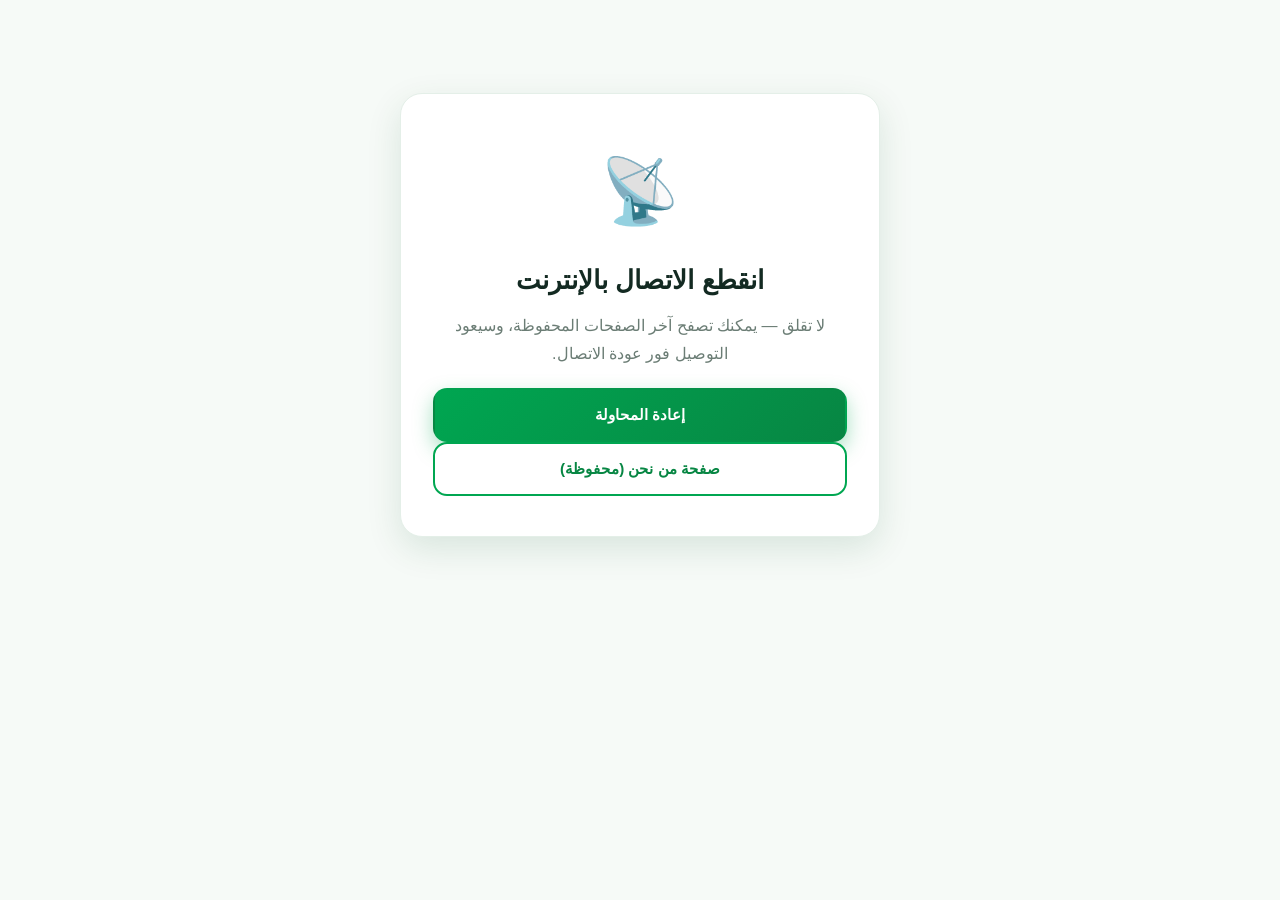
<file: offline.html>
<!DOCTYPE html>
<html lang="ar" dir="rtl">
<head>
<meta charset="UTF-8">
<meta name="viewport" content="width=device-width, initial-scale=1.0">
<title>لا يوجد اتصال | وصّلها</title>
<meta name="theme-color" content="#078643">
<link rel="stylesheet" href="style.css">
<style>
.offline-wrap{min-height:70vh;display:grid;place-items:center;text-align:center;padding:2rem}
.offline-card{background:#fff;border:1px solid var(--line);border-radius:22px;padding:2.5rem 2rem;max-width:480px;box-shadow:var(--shadow)}
.offline-card .big{font-size:4rem}
.offline-card h1{font-size:1.6rem;margin:.5rem 0}
.offline-card p{color:var(--muted);margin-bottom:1.2rem}
</style>
</head>
<body>
<div class="offline-wrap">
  <div class="offline-card">
    <div class="big">📡</div>
    <h1>انقطع الاتصال بالإنترنت</h1>
    <p>لا تقلق — يمكنك تصفح آخر الصفحات المحفوظة، وسيعود التوصيل فور عودة الاتصال.</p>
    <a href="./index.html" class="btn btn-primary btn-block">إعادة المحاولة</a>
    <br>
    <a href="./about.html" class="btn btn-outline btn-block">صفحة من نحن (محفوظة)</a>
  </div>
</div>
</body>
</html>
</file>
<file: style.css>
:root{
  --green:#00a651; --green-d:#078643; --dark:#0b1f17; --ink:#132a22;
  --orange:#ff6b00; --orange-d:#e55e00; --bg:#f6faf7; --card:#ffffff;
  --muted:#6b7d75; --line:#e4efe8; --radius:18px;
  --shadow:0 12px 35px rgba(0,80,40,.12);
}
*{box-sizing:border-box;margin:0;padding:0}
html{scroll-behavior:smooth}
body{font-family:'Cairo','Tajawal',sans-serif;background:var(--bg);color:var(--ink);line-height:1.8;overflow-x:hidden;padding-bottom:0}
.container{width:min(1180px,92%);margin-inline:auto}
.muted{color:var(--muted)} .center{text-align:center}
a{text-decoration:none;color:inherit}
img{max-width:100%}

/* topbar */
.topbar{background:var(--dark);color:#d8efe2;font-size:.85rem;padding:.45rem 0}
.topbar-inner{display:flex;justify-content:space-between;align-items:center;gap:1rem;flex-wrap:wrap}
.topbar-right,.topbar-left{display:flex;gap:1.2rem;align-items:center}
.topbar i{color:#3ddc84;margin-left:.3rem}

/* header */
.header{position:sticky;top:0;z-index:50;background:rgba(255,255,255,.92);backdrop-filter:blur(12px);border-bottom:1px solid var(--line);transition:.3s}
.header.shadow{box-shadow:0 6px 25px rgba(0,0,0,.08)}
.header-inner{display:flex;align-items:center;justify-content:space-between;padding:.8rem 0;gap:1rem}
.logo{display:flex;align-items:center;gap:.7rem;font-weight:900;font-size:1.6rem;color:var(--green-d)}
.logo-icon{width:48px;height:48px;border-radius:14px;background:linear-gradient(135deg,var(--green),#00d26e);color:#fff;display:grid;place-items:center;font-size:1.4rem;box-shadow:var(--shadow)}
.logo-text small{display:block;font-size:.65rem;letter-spacing:3px;color:var(--orange);line-height:1;font-weight:800}
.logo.light{color:#fff}
.nav{display:flex;align-items:center;gap:1.4rem;font-weight:700}
.nav a{position:relative;padding:.3rem 0;color:#2c443a}
.nav a.active,.nav a:hover{color:var(--green-d)}
.nav a.active::after{content:'';position:absolute;bottom:-4px;right:0;left:0;height:3px;border-radius:99px;background:var(--orange)}
.header-actions{display:flex;align-items:center;gap:.7rem}
.menu-btn{display:none;border:1px solid var(--line);background:#fff;width:44px;height:44px;border-radius:12px;font-size:1.2rem;cursor:pointer}

/* buttons */
.btn{display:inline-flex;align-items:center;justify-content:center;gap:.5rem;border-radius:14px;padding:.7rem 1.5rem;font-weight:800;font-family:inherit;cursor:pointer;border:2px solid transparent;transition:.25s;font-size:.95rem}
.btn-primary{background:linear-gradient(135deg,var(--green),var(--green-d));color:#fff;box-shadow:0 8px 20px rgba(0,166,81,.35)}
.btn-primary:hover{transform:translateY(-2px);box-shadow:0 12px 26px rgba(0,166,81,.45)}
.btn-accent{background:linear-gradient(135deg,var(--orange),var(--orange-d));color:#fff;box-shadow:0 8px 20px rgba(255,107,0,.35)}
.btn-accent:hover{transform:translateY(-2px)}
.btn-outline{border-color:var(--green);color:var(--green-d);background:#fff}
.btn-outline:hover{background:var(--green-d);color:#fff}
.btn-ghost{background:rgba(255,255,255,.15);color:#fff;border-color:rgba(255,255,255,.4)}
.btn-lg{padding:1rem 1.8rem;font-size:1.05rem}
.btn-block{width:100%}

/* hero */
.hero{position:relative;overflow:hidden;background:linear-gradient(180deg,#eafaf0 0%,#f6faf7 100%);padding:3rem 0 0}
.hero-bg{position:absolute;inset:0;background:radial-gradient(600px 300px at 85% 10%,rgba(0,166,81,.18),transparent),radial-gradient(500px 280px at 10% 20%,rgba(255,107,0,.15),transparent);pointer-events:none}
.hero-grid{position:relative;display:grid;grid-template-columns:1.05fr .95fr;gap:2.5rem;align-items:center;padding-bottom:2.5rem}
.badge{display:inline-flex;align-items:center;gap:.4rem;background:#fff;border:1px solid var(--line);padding:.4rem 1rem;border-radius:99px;font-size:.85rem;font-weight:700;color:var(--green-d);box-shadow:var(--shadow)}
.badge i{color:var(--orange)}
.hero-text h1{font-size:clamp(2rem,5vw,3.4rem);line-height:1.35;font-weight:900;margin:1rem 0}
.highlight{color:var(--green);position:relative;white-space:nowrap}
.highlight::after{content:'';position:absolute;bottom:6px;right:0;left:0;height:12px;background:rgba(255,107,0,.25);z-index:-1;border-radius:6px}
.hero-text p{color:#3d5a4e;font-size:1.1rem;max-width:520px}
.hero-btns{display:flex;gap:.8rem;margin:1.4rem 0;flex-wrap:wrap}
.hero-trust{display:flex;align-items:center;gap:1rem;flex-wrap:wrap;margin-top:1rem}
.avatars{display:flex}.avatars span{width:42px;height:42px;border-radius:50%;background:var(--green-d);color:#fff;display:grid;place-items:center;font-weight:800;border:3px solid #fff;margin-left:-10px}
.avatars span:nth-child(2){background:var(--orange)} .avatars span:nth-child(3){background:#0ea5e9} .avatars span:nth-child(4){background:#111}
.stars{color:#f59e0b;font-weight:800}
.hero-mini-stats{display:flex;gap:1.2rem;background:#fff;border:1px solid var(--line);padding:.6rem 1.2rem;border-radius:14px}
.hero-mini-stats div{text-align:center}.hero-mini-stats b{display:block;font-size:1.2rem;color:var(--green-d)}
.hero-mini-stats small{color:var(--muted)}

/* order card */
.order-card{background:var(--card);border-radius:22px;padding:1.6rem;box-shadow:var(--shadow);border:1px solid var(--line)}
.order-card h3{font-size:1.3rem}.order-card label{display:block;font-weight:700;margin:.8rem 0 .3rem;font-size:.9rem}
.chips{display:flex;gap:.5rem;flex-wrap:wrap}
.chip{border:1.5px solid var(--line);background:#f2f7f4;padding:.45rem .9rem;border-radius:99px;cursor:pointer;font-family:inherit;font-weight:700;font-size:.88rem;transition:.2s}
.chip.active{background:var(--dark);color:#fff;border-color:var(--dark)}
.form-row{display:grid;grid-template-columns:1fr 1fr;gap:.8rem}
.order-card select,.order-card input[type=tel],.order-card input[type=text],.contact-form input,.contact-form select,.contact-form textarea{width:100%;border:1.5px solid var(--line);border-radius:12px;padding:.75rem .9rem;font-family:inherit;font-size:.95rem;background:#fbfdfc;outline:none;transition:.2s}
.order-card input:focus,.contact-form input:focus,.contact-form select:focus,.contact-form textarea:focus{border-color:var(--green);box-shadow:0 0 0 4px rgba(0,166,81,.12);background:#fff}
input[type=range]{width:100%;accent-color:var(--green);margin-top:.6rem}
.range-val{font-size:.85rem;color:var(--muted)}
.price-box{display:flex;justify-content:space-between;align-items:center;background:linear-gradient(135deg,#0b1f17,#14532d);color:#fff;border-radius:14px;padding:.9rem 1.1rem;margin:1rem 0}
.price{font-size:1.6rem;font-weight:900;color:#4ade80}.price-time{background:rgba(255,255,255,.15);padding:.4rem .8rem;border-radius:99px;font-size:.85rem}
.track-box{display:flex;gap:.5rem;margin-top:.8rem}
.track-box input{flex:1}.track-box button{background:var(--dark);color:#fff;border:none;border-radius:12px;padding:0 1.2rem;font-family:inherit;font-weight:800;cursor:pointer}
.track-result{margin-top:.6rem;font-size:.9rem;font-weight:700}
.track-result.ok{background:#dcfce7;color:#166534;padding:.6rem .9rem;border-radius:10px}
.track-result.err{background:#fee2e2;color:#991b1b;padding:.6rem .9rem;border-radius:10px}

.hero-strip{background:var(--dark);color:#c9e8d4;padding:.8rem 0;margin-top:1rem}
.strip-inner{display:flex;gap:2rem;justify-content:center;flex-wrap:wrap;font-weight:700;font-size:.9rem}
.strip-inner i{color:#4ade80;margin-left:.3rem}

/* features */
.features{padding:1.5rem 0}
.grid-4{display:grid;grid-template-columns:repeat(4,1fr);gap:1rem}
.f-card{background:#fff;border:1px solid var(--line);border-radius:var(--radius);padding:1.1rem;text-align:center;box-shadow:0 4px 14px rgba(0,0,0,.04)}
.f-card i{font-size:1.6rem;color:var(--green);background:#e6f6ec;width:52px;height:52px;display:inline-grid;place-items:center;border-radius:14px;margin-bottom:.4rem}
.f-card h4{font-size:1rem}.f-card p{font-size:.85rem;color:var(--muted)}

/* sections */
.section{padding:4rem 0}
.section.alt{background:#fff;border-block:1px solid var(--line)}
.sec-head{text-align:center;max-width:640px;margin:0 auto 2.2rem}
.sec-tag{display:inline-block;background:#e6f6ec;color:var(--green-d);font-weight:800;font-size:.85rem;padding:.3rem 1rem;border-radius:99px;margin-bottom:.6rem}
.sec-tag.light{background:rgba(255,255,255,.18);color:#fff}
.sec-head h2{font-size:clamp(1.6rem,4vw,2.4rem);font-weight:900}
.sec-head h2 span{color:var(--green)}
.sec-head p{color:var(--muted)}
.grid-3{display:grid;grid-template-columns:repeat(3,1fr);gap:1.2rem}
.s-card{background:var(--bg);border:1px solid var(--line);border-radius:20px;padding:1.6rem;transition:.3s}
.s-card:hover{transform:translateY(-6px);box-shadow:var(--shadow);background:#fff}
.s-icon{width:58px;height:58px;border-radius:16px;display:grid;place-items:center;font-size:1.5rem;color:#fff;margin-bottom:.8rem}
.c1{background:linear-gradient(135deg,#f97316,#ef4444)} .c2{background:linear-gradient(135deg,#22c55e,#15803d)} .c3{background:linear-gradient(135deg,#8b5cf6,#6d28d9)} .c4{background:linear-gradient(135deg,#06b6d4,#0369a1)} .c5{background:linear-gradient(135deg,#ec4899,#be185d)} .c6{background:linear-gradient(135deg,#0f172a,#334155)}
.s-card h3{margin-bottom:.3rem}.s-card p{color:var(--muted);font-size:.95rem;margin-bottom:.7rem}
.s-card a{font-weight:800;color:var(--green-d)}
.highlight-card{background:linear-gradient(135deg,#0b1f17,#14532d)!important;color:#fff;border:none}
.highlight-card p{color:#c9e8d4}.highlight-card a{color:#4ade80}

/* steps */
.steps{display:flex;align-items:flex-start;justify-content:center;gap:.6rem;flex-wrap:wrap;margin-bottom:2.5rem}
.step{background:var(--bg);border:1px solid var(--line);border-radius:18px;padding:1.4rem;text-align:center;flex:1;min-width:200px;position:relative}
.step-num{position:absolute;top:-14px;right:50%;transform:translateX(50%);background:var(--orange);color:#fff;width:30px;height:30px;border-radius:50%;display:grid;place-items:center;font-weight:900}
.step i{font-size:2rem;color:var(--green);margin:.4rem 0}
.step-line{width:40px;height:3px;background: repeating-linear-gradient(90deg,var(--green) 0 8px,transparent 8px 14px);align-self:center}
.cta-banner{background:linear-gradient(135deg,#0b1f17 0%,#15803d 60%,#16a34a 100%);border-radius:24px;color:#fff;padding:2.2rem;display:grid;grid-template-columns:1.2fr .8fr;gap:2rem;align-items:center;overflow:hidden;position:relative}
.cta-banner h3{font-size:1.5rem;line-height:1.7}.cta-banner h3 span{color:#fbbf24}
.coupon{background:rgba(255,255,255,.15);padding:.2rem .7rem;border-radius:8px;border:1px dashed #fbbf24;color:#fbbf24}
.coupon button{background:none;border:none;color:#fff;cursor:pointer;margin-right:.4rem}
.store-btns{display:flex;gap:.7rem;margin-top:1rem;flex-wrap:wrap}
.store{display:flex;align-items:center;gap:.6rem;background:#000;color:#fff;padding:.6rem 1.1rem;border-radius:12px;font-weight:800;border:1px solid #333}
.store i{font-size:1.6rem}.store small{display:block;font-size:.7rem;font-weight:400;line-height:1.2}
.store.dark{background:#111}
.store-btns.small .store{padding:.5rem .9rem;font-size:.85rem}
.phone-mock{display:flex;justify-content:center}
.phone{width:230px;background:#111;border-radius:32px;padding:10px;box-shadow:0 20px 50px rgba(0,0,0,.4)}
.phone-notch{width:100px;height:22px;background:#000;border-radius:99px;margin:0 auto 8px}
.phone-screen{background:#f8fafc;border-radius:22px;padding:1rem;min-height:320px;color:#111}
.app-header{background:var(--green);color:#fff;font-weight:900;text-align:center;border-radius:12px;padding:.6rem}
.app-order{background:#fff;border:1px solid #e2e8f0;border-radius:12px;padding:.8rem;margin:.7rem 0;box-shadow:0 4px 10px rgba(0,0,0,.06)}
.app-order small{color:var(--muted);display:block}
.progress{height:8px;background:#e2e8f0;border-radius:99px;margin-top:.6rem;overflow:hidden}
.progress span{display:block;width:70%;height:100%;background:linear-gradient(90deg,var(--green),var(--orange));border-radius:99px;animation:load 2s infinite alternate}
@keyframes load{from{width:40%}to{width:85%}}
.app-items{display:flex;gap:.4rem;flex-wrap:wrap;font-size:.8rem}.app-items span{background:#fff;border:1px solid #e2e8f0;border-radius:99px;padding:.25rem .7rem}
.app-btn{background:var(--dark);color:#fff;text-align:center;border-radius:12px;padding:.7rem;margin-top:.7rem;font-weight:800}

/* stats */
.stats{background:linear-gradient(90deg,var(--green-d),#00b25e);color:#fff;padding:2.2rem 0;text-align:center}
.stats b{font-size:2rem;display:block}.stats p{opacity:.9}

/* cities */
.city-grid{display:grid;grid-template-columns:repeat(4,1fr);gap:1rem}
.city{background:#fff;border:1px solid var(--line);border-radius:16px;padding:1rem;display:flex;align-items:center;gap:.8rem}
.city i{color:var(--orange);font-size:1.4rem;background:#fff3e8;width:46px;height:46px;display:grid;place-items:center;border-radius:12px}
.city h4{font-size:1rem}.city small{color:var(--muted)}
.online{width:10px;height:10px;background:#22c55e;border-radius:50%;margin-right:auto;box-shadow:0 0 0 4px #dcfce7}
.city.more{background:var(--dark);color:#fff;flex-direction:column;align-items:flex-start;justify-content:center}
.city.more a{color:#4ade80;font-weight:700;font-size:.9rem}

/* pricing */
.p-card{background:var(--bg);border:2px solid var(--line);border-radius:22px;padding:1.8rem;position:relative}
.p-card.popular{background:#fff;border-color:var(--green);box-shadow:var(--shadow);transform:scale(1.03)}
.pop-badge{position:absolute;top:-15px;right:50%;transform:translateX(50%);background:var(--orange);color:#fff;font-weight:800;font-size:.85rem;padding:.3rem 1.1rem;border-radius:99px;white-space:nowrap}
.p-card h3{font-size:1.25rem}.p-price{margin:.8rem 0}.p-price b{font-size:2.4rem;color:var(--green-d)}.p-card.popular .p-price b{color:var(--orange)}
.p-card ul{list-style:none;margin:1rem 0;display:grid;gap:.5rem;color:#33475f;font-weight:600;font-size:.93rem}

/* reviews */
.slider-wrap{position:relative}
.slider{display:grid;grid-template-columns:repeat(4,1fr);gap:1rem}
.t-card{background:#fff;border:1px solid var(--line);border-radius:18px;padding:1.4rem;box-shadow:0 6px 18px rgba(0,0,0,.05)}
.t-card p{font-size:.93rem;color:#33475f;min-height:86px}
.t-user{display:flex;align-items:center;gap:.7rem;margin-top:.8rem}
.t-av{width:44px;height:44px;border-radius:50%;background:var(--green-d);color:#fff;display:grid;place-items:center;font-weight:900;font-size:1.2rem}
.slider-dots{display:none;justify-content:center;gap:.4rem;margin-top:1rem}
.slider-dots span{width:10px;height:10px;border-radius:50%;background:#cbd5e1;cursor:pointer}
.slider-dots span.active{background:var(--green);width:26px;border-radius:99px}

/* driver */
.driver{background:linear-gradient(135deg,#0b1f17,#14532d);color:#fff;padding:3.5rem 0}
.driver-grid{display:grid;grid-template-columns:1.1fr .9fr;gap:2rem;align-items:center}
.driver h2{font-size:clamp(1.5rem,3.5vw,2.2rem)}.driver h2 span{color:#fbbf24}
.check-list{list-style:none;margin:1.2rem 0;display:grid;gap:.6rem;font-weight:700}
.driver-card{background:#fff;color:var(--ink);border-radius:20px;padding:1.6rem}
.driver-card label{font-weight:700}
.earn-box{background:#f0fdf4;border:1.5px dashed var(--green);border-radius:14px;text-align:center;padding:1rem;margin:.8rem 0}
.earn-box b{font-size:2rem;color:var(--green-d);display:block}

/* faq */
.narrow{max-width:760px}
.faq{display:grid;gap:.8rem}
.faq-item{background:#fff;border:1px solid var(--line);border-radius:14px;overflow:hidden}
.faq-item button{width:100%;background:none;border:none;font-family:inherit;font-weight:800;font-size:1rem;padding:1rem 1.2rem;display:flex;justify-content:space-between;align-items:center;cursor:pointer;color:var(--ink)}
.faq-item button i{transition:.3s;color:var(--green)}
.faq-body{max-height:0;overflow:hidden;transition:.35s}
.faq-body p{padding:0 1.2rem 1.1rem;color:var(--muted)}
.faq-item.open .faq-body{max-height:200px}
.faq-item.open button i{transform:rotate(180deg)}

/* contact */
.contact-grid{display:grid;grid-template-columns:1fr 1fr;gap:2rem;align-items:start}
.contact-grid h2{font-size:2rem}.contact-grid h2 span{color:var(--green)}
.contact-cards{display:grid;gap:.7rem;margin:1.2rem 0}
.c-card{display:flex;align-items:center;gap:.9rem;background:var(--bg);border:1px solid var(--line);border-radius:14px;padding:.9rem 1.1rem;transition:.25s}
.c-card:hover{background:#fff;box-shadow:var(--shadow);transform:translateY(-2px)}
.c-card i{width:48px;height:48px;border-radius:12px;display:grid;place-items:center;font-size:1.3rem;color:#fff;background:var(--green)}
.c-card:nth-child(2) i{background:#25d366}.c-card:nth-child(3) i{background:var(--orange)}
.socials{display:flex;gap:.6rem}.socials a{width:44px;height:44px;border-radius:12px;background:var(--dark);color:#fff;display:grid;place-items:center;font-size:1.1rem;transition:.25s}
.socials a:hover{background:var(--green);transform:translateY(-3px)}
.contact-form{background:#fff;border:1px solid var(--line);border-radius:20px;padding:1.6rem;box-shadow:var(--shadow);display:grid;gap:.8rem}
.contact-form h3{font-size:1.2rem}

/* footer */
.footer{background:#081510;color:#b9d4c5;padding:3rem 0 0}
.footer-grid{display:grid;grid-template-columns:1.4fr 1fr 1fr 1fr;gap:1.5rem;padding-bottom:2rem}
.footer h4{color:#fff;margin-bottom:.8rem}
.footer-grid a{display:block;padding:.25rem 0;font-size:.92rem}.footer-grid a:hover{color:#4ade80}
.cr{font-size:.8rem;opacity:.7;margin-top:.5rem}
.footer-bottom{border-top:1px solid rgba(255,255,255,.12);padding:1rem 0;text-align:center;font-size:.88rem}

/* floats */
.float-wa{position:fixed;bottom:84px;left:16px;width:56px;height:56px;background:#25d366;color:#fff;border-radius:50%;display:grid;place-items:center;font-size:1.7rem;z-index:60;box-shadow:0 10px 25px rgba(37,211,102,.5);transition:.25s}
.float-wa:hover{transform:scale(1.1)}
.to-top{position:fixed;bottom:24px;left:18px;width:48px;height:48px;border-radius:12px;background:var(--dark);color:#fff;border:none;cursor:pointer;display:none;z-index:60;font-size:1.1rem}
.to-top.show{display:block}
.toast{position:fixed;bottom:24px;right:50%;transform:translateX(50%) translateY(100px);background:var(--dark);color:#fff;padding:.9rem 1.5rem;border-radius:14px;font-weight:700;z-index:100;transition:.35s;max-width:90%;text-align:center;box-shadow:0 12px 30px rgba(0,0,0,.3)}
.toast.show{transform:translateX(50%) translateY(0)}
.toast.success{border-right:5px solid #22c55e}.toast.error{border-right:5px solid #ef4444}
.mobile-bar{display:none}

/* responsive */
@media(max-width:980px){
  .hero-grid,.driver-grid,.contact-grid,.cta-banner{grid-template-columns:1fr}
  .grid-3{grid-template-columns:1fr 1fr}
  .grid-4{grid-template-columns:1fr 1fr}
  .city-grid{grid-template-columns:1fr 1fr}
  .slider{grid-template-columns:1fr 1fr}
  .nav{position:fixed;top:0;right:-280px;width:260px;height:100vh;background:#fff;flex-direction:column;align-items:stretch;padding:4rem 1.5rem;gap:.4rem;transition:.35s;box-shadow:-10px 0 30px rgba(0,0,0,.12);z-index:99}
  .nav.open{right:0}
  .nav a{padding:.8rem;border-radius:10px}.nav a:hover{background:#f0fdf4}
  .menu-btn{display:block}
  .hide-mobile{display:none}
  .footer-grid{grid-template-columns:1fr 1fr}
}
@media(max-width:640px){
  body{padding-bottom:64px}
  .grid-3,.grid-4,.city-grid{grid-template-columns:1fr}
  .slider{display:flex;overflow-x:auto;scroll-snap-type:x mandatory;padding-bottom:.5rem;scrollbar-width:none}
  .slider::-webkit-scrollbar{display:none}
  .t-card{min-width:82%;scroll-snap-align:center}
  .slider-dots{display:flex}
  .form-row{grid-template-columns:1fr}
  .hero{padding-top:1.5rem}
  .step-line{display:none}
  .steps{flex-direction:column}
  .step{width:100%}
  .mobile-bar{display:flex;position:fixed;bottom:0;right:0;left:0;background:#fff;border-top:1px solid var(--line);z-index:70;padding:.4rem}
  .mobile-bar a{flex:1;display:flex;flex-direction:column;align-items:center;gap:2px;font-size:1.1rem;color:var(--muted);padding:.3rem}
  .mobile-bar a.active,.mobile-bar a:hover{color:var(--green-d)}
  .mobile-bar small{font-size:.7rem;font-weight:700}
  .float-wa{bottom:130px}
  .to-top{bottom:130px}
  .p-card.popular{transform:none}
  .about-grid,.activity-grid{grid-template-columns:1fr}
}

/* PWA - بانر التثبيت */
.install-banner{position:fixed;bottom:84px;right:50%;transform:translateX(50%);background:#0b1f17;color:#fff;border-radius:16px;padding:.7rem .9rem;display:flex;align-items:center;gap:.8rem;z-index:80;box-shadow:0 14px 35px rgba(0,0,0,.35);max-width:min(480px,92%);border:1px solid rgba(255,255,255,.12)}
.install-banner div{display:flex;flex-direction:column;line-height:1.5}
.install-banner small{opacity:.8;font-size:.78rem}
.install-icon{font-size:1.8rem;background:rgba(255,255,255,.12);width:48px;height:48px;display:grid;place-items:center;border-radius:12px}
.install-banner .btn{padding:.5rem 1.2rem;white-space:nowrap}
.install-x{background:none;border:none;color:#fff;opacity:.7;cursor:pointer;font-size:1rem}
@media(max-width:640px){.install-banner{bottom:140px}}

/* صفحة من نحن */
.page-hero{background:linear-gradient(135deg,#0b1f17,#15803d);color:#fff;padding:3rem 0;text-align:center}
.page-hero h1{font-size:clamp(1.8rem,4.5vw,2.8rem);font-weight:900}
.page-hero h1 span{color:#fbbf24}
.page-hero p{opacity:.9;max-width:600px;margin:.5rem auto 0}
.breadcrumb{display:flex;align-items:center;justify-content:center;gap:.5rem;font-size:.88rem;margin-bottom:1rem;opacity:.9}
.breadcrumb a:hover{color:#4ade80}
.about-grid{display:grid;grid-template-columns:1.1fr .9fr;gap:2.5rem;align-items:start}
.about-text h2{font-size:clamp(1.5rem,3.5vw,2.2rem);margin:.4rem 0 1rem}
.about-text h2 span{color:var(--green)}
.about-text p{color:#3d5a4e;margin-bottom:.9rem}
.about-points{display:grid;gap:.7rem;margin:1.2rem 0}
.about-points>div{display:flex;align-items:center;gap:.8rem;background:#fff;border:1px solid var(--line);border-radius:14px;padding:.7rem 1rem}
.about-points i{width:46px;height:46px;border-radius:12px;background:#e6f6ec;color:var(--green-d);display:grid;place-items:center;font-size:1.2rem}
.about-points b{display:block}.about-points small{color:var(--muted)}
.about-visual{display:grid;grid-template-columns:1fr 1fr;gap:1rem}
.about-card{background:#fff;border:1px solid var(--line);border-radius:18px;padding:1.2rem;text-align:center}
.about-card b{font-size:1.7rem;color:var(--green-d);display:block}
.about-card small{color:var(--muted)}
.about-card.main{grid-column:1/-1;background:linear-gradient(135deg,#0b1f17,#15803d);color:#fff;border:none;padding:2rem}
.about-card.main p{color:#c9e8d4}
.big-emoji{font-size:3.5rem}
.activity-grid{display:grid;grid-template-columns:repeat(3,1fr);gap:1rem}
.a-card{background:#fff;border:1px solid var(--line);border-radius:16px;padding:1.3rem;text-align:center;transition:.25s}
.a-card:hover{transform:translateY(-4px);box-shadow:var(--shadow)}
.a-card i{font-size:1.7rem;color:var(--orange);background:#fff3e8;width:56px;height:56px;display:inline-grid;place-items:center;border-radius:14px;margin-bottom:.5rem}
.a-card h4{margin-bottom:.2rem}.a-card p{font-size:.88rem;color:var(--muted)}
.timeline{display:grid;gap:0;position:relative}
.timeline::before{content:'';position:absolute;top:10px;bottom:10px;right:29px;width:3px;background:var(--line);border-radius:99px}
.t-item{display:flex;gap:1rem;padding:.9rem 0;position:relative}
.t-item span{background:var(--green-d);color:#fff;font-weight:900;min-width:60px;height:60px;border-radius:50%;display:grid;place-items:center;border:4px solid #fff;box-shadow:var(--shadow);z-index:1}
.t-item div{background:#fff;border:1px solid var(--line);border-radius:14px;padding:.9rem 1.1rem;flex:1}
.t-item p{color:var(--muted);font-size:.92rem}
@media(max-width:980px){.about-grid{grid-template-columns:1fr}.activity-grid{grid-template-columns:1fr 1fr}}
</file>
